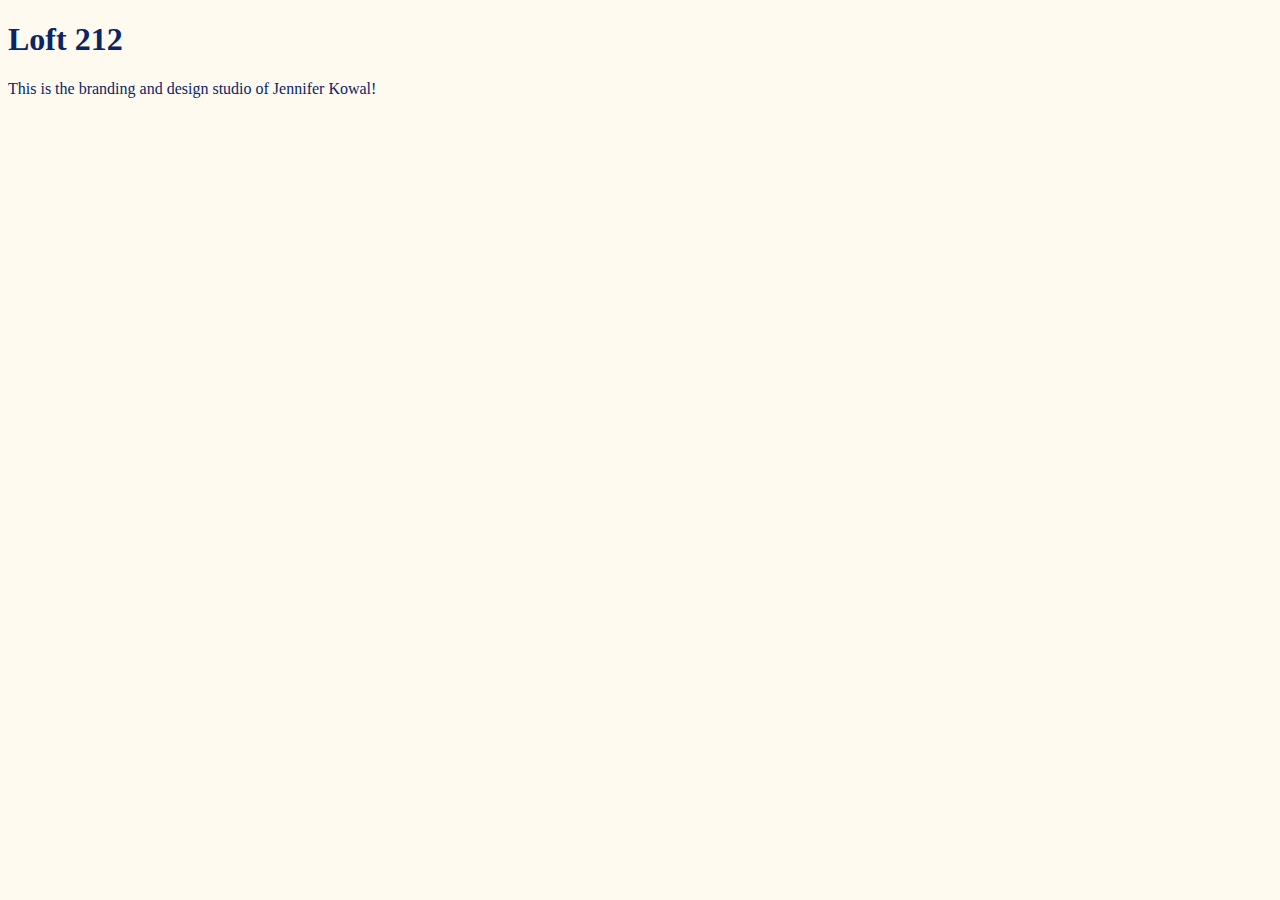
<file: unit_1/index.html>
<!DOCTYPE html>
<html>

<head>
	<title>Loft 212</title>
	<link rel="stylesheet" type="text/css" href="css/style.css">
	
</head>

<body>
	<h1>Loft 212</h1>

	<p>This is the branding and design studio of Jennifer Kowal!</p>

</body>

</html>
</file>
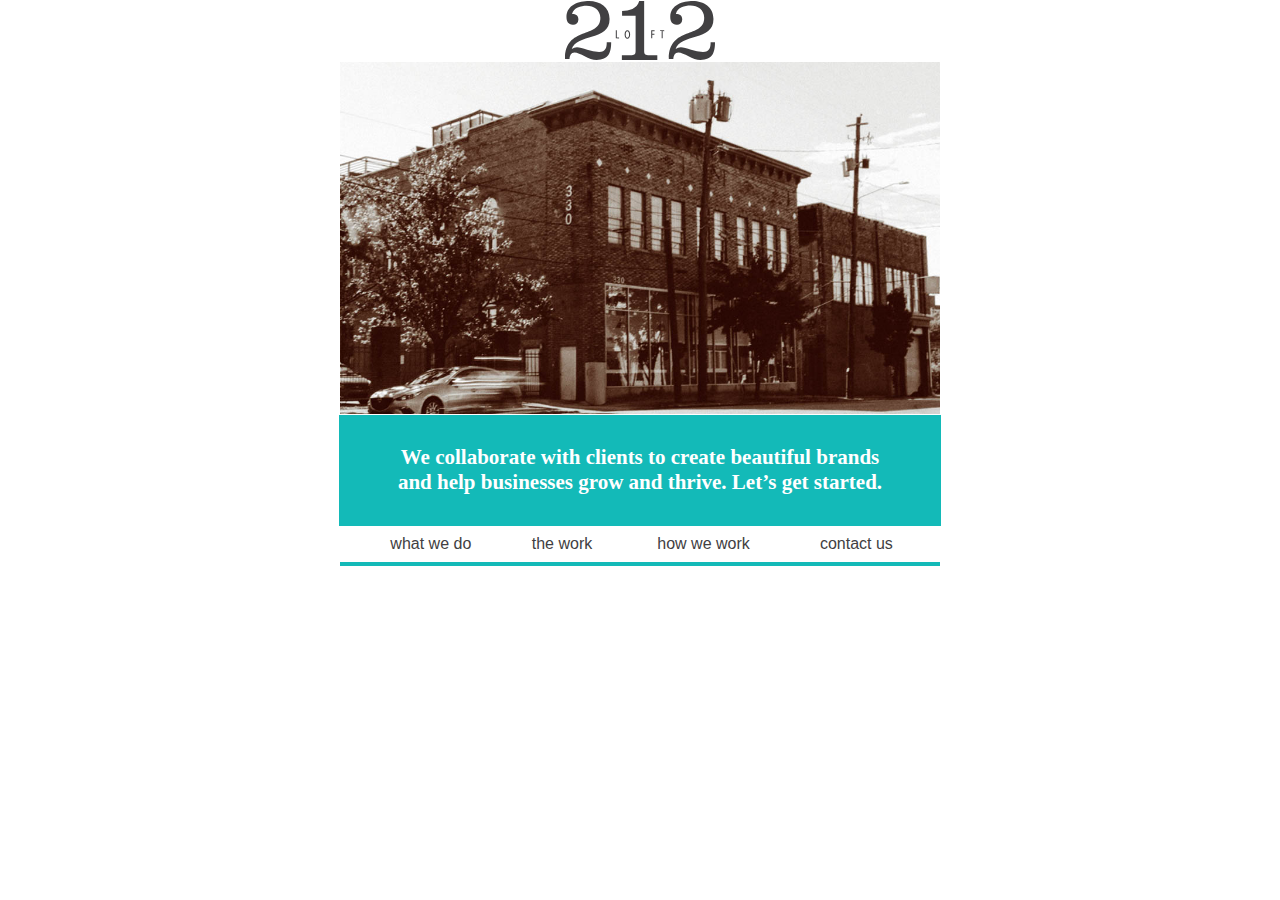
<file: unit_10/index.html>
<!DOCTYPE html>
<html>
<head>
	<title>Loft 212</title>

	<style type="text/css">
		@media only screen and (max-device-width:480px) {
			#main-table {
				width: 480px !important;
			}
			#loftimage {
				width: 480px !important;
			}
			#border{
				width: 480px;
				padding: .5em 0 !important;
			}
			#headlinebox{
				width: 480px !important;
			}
			#headline {
				font-size: 1em !important;
			}

	@media only screen and (max-device-width:414px) {	
			#border{
				width: 479px;
				padding: .5em 0 !important;
			}


		}
	</style>
</head>

<body style="margin: 0;">
<table border="0" cellpadding="0" cellspacing="0" width="0" align="center">
	<tr>
		<td align="center">
			<table cellspacing="0" width="600px" id="main-table">
				<tr style="line-height: 0">
					<td align="center">
			          <img src="images/loft212logo.svg" style= "width: 150px;" alt= "Loft 212 logo" id="logo"></td>
				</tr>

				<tr style="line-height: 0">
					<td cellspacing="0" align="center">
			          <img src="images/loftbuilding.jpg" style="width: 600px; height:352px;" alt="Loft Building" id="loftimage"></td>
					</tr>

				<tr>
					<td cellspacing="0" style="background:#13BAB8;line-height: 1.6em; padding: 1em 3em;" align= "center" id="headlinebox">
						<h1 style="color: #ffffff; font-family: Times, serif; font-size: 21px;" id="headline">We collaborate with clients to create beautiful brands and help businesses grow and thrive. Let’s get started.</h1>
				</td>
				</tr>
				<table cellspacing="0" style="width: 600px; border-bottom: 4px solid #13BAB8; font-family: Helvetica, Arial, sans-serif; padding: .5em 1em;" id="border">
				<tr id="nav">
					<td align="center"><a href="#" style="text-decoration: none; color: #414042;">what we do</a></td>
				  	<td align="center"><a href="#" style="text-decoration: none; color: #414042;">the work</a></td>
				   	<td align="center"><a href="#" style="text-decoration: none; color: #414042;">how we work</a></td>
				   	<td align="center"><a href="#" style="text-decoration: none; color: #414042;">contact us</a></td>
				</tr>
				</table>
			</table>
		</td>
	</tr>
</table>
</body>
</html>
</file>
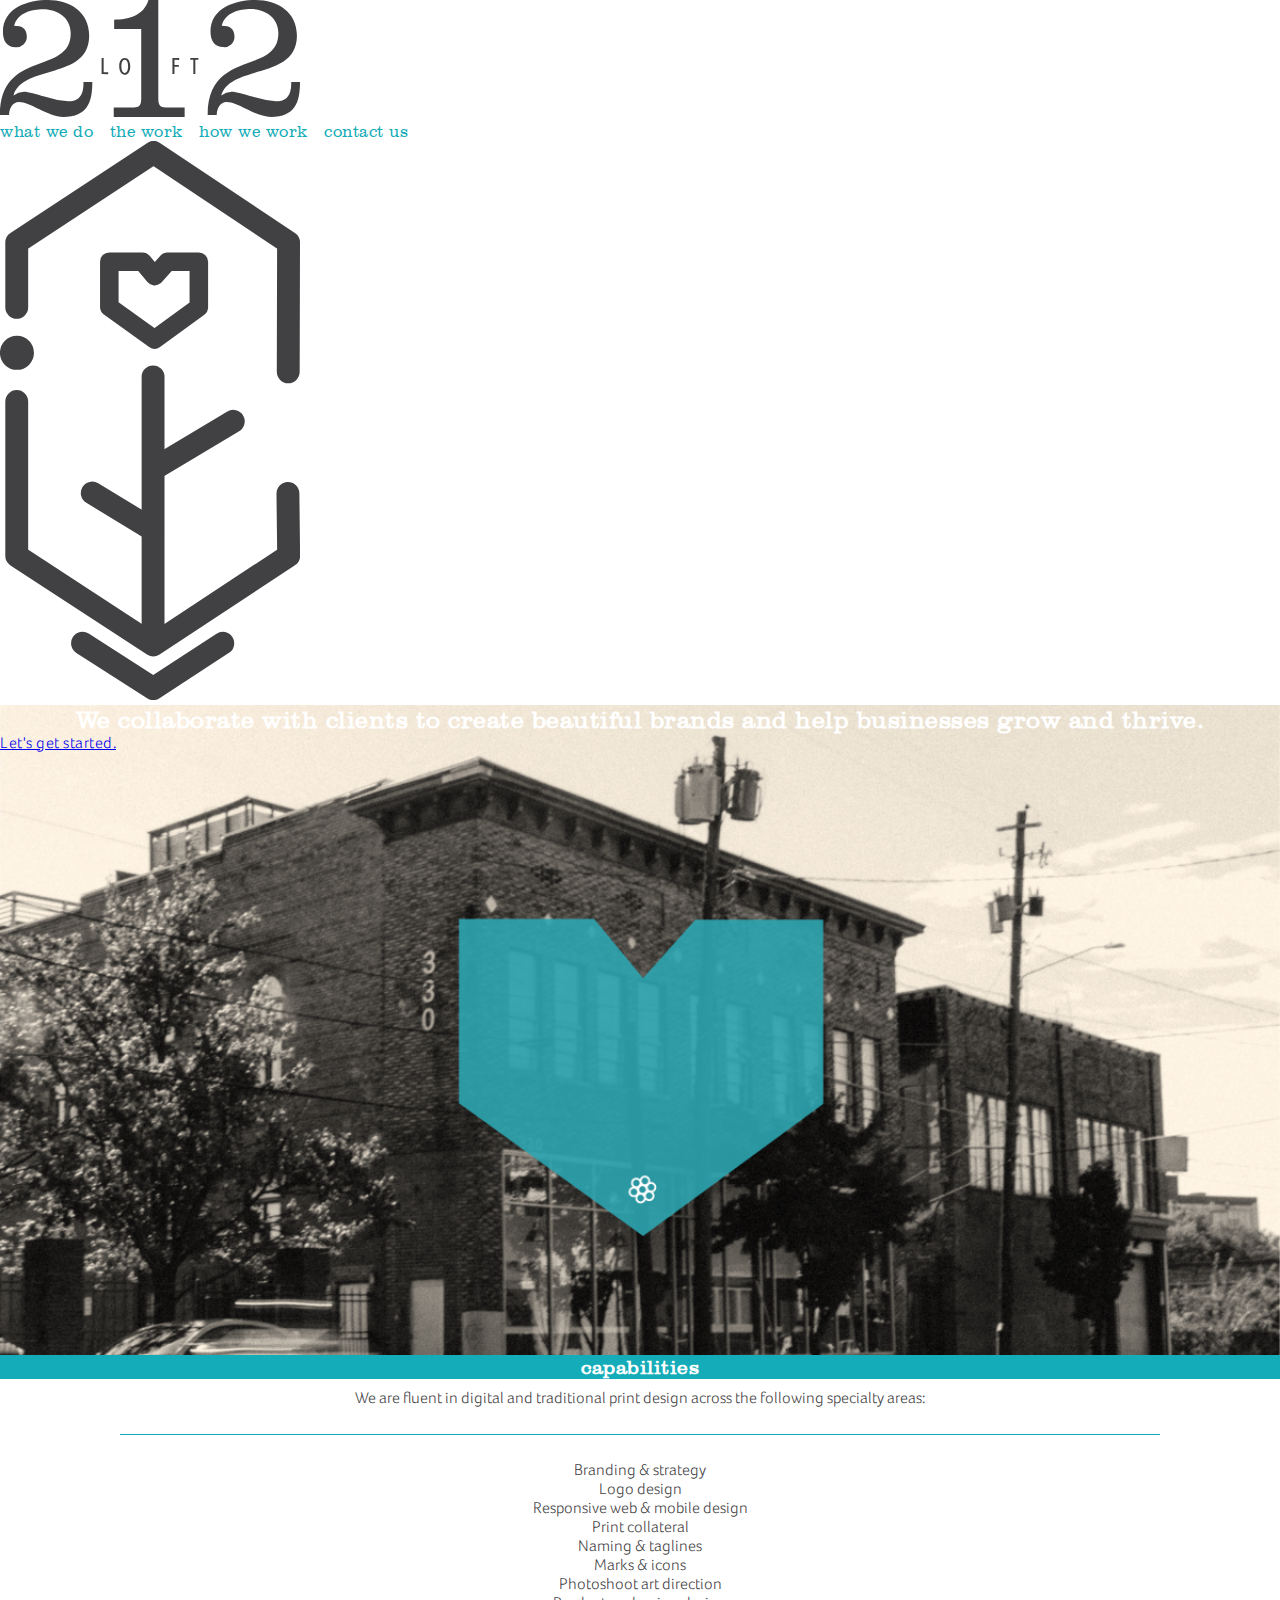
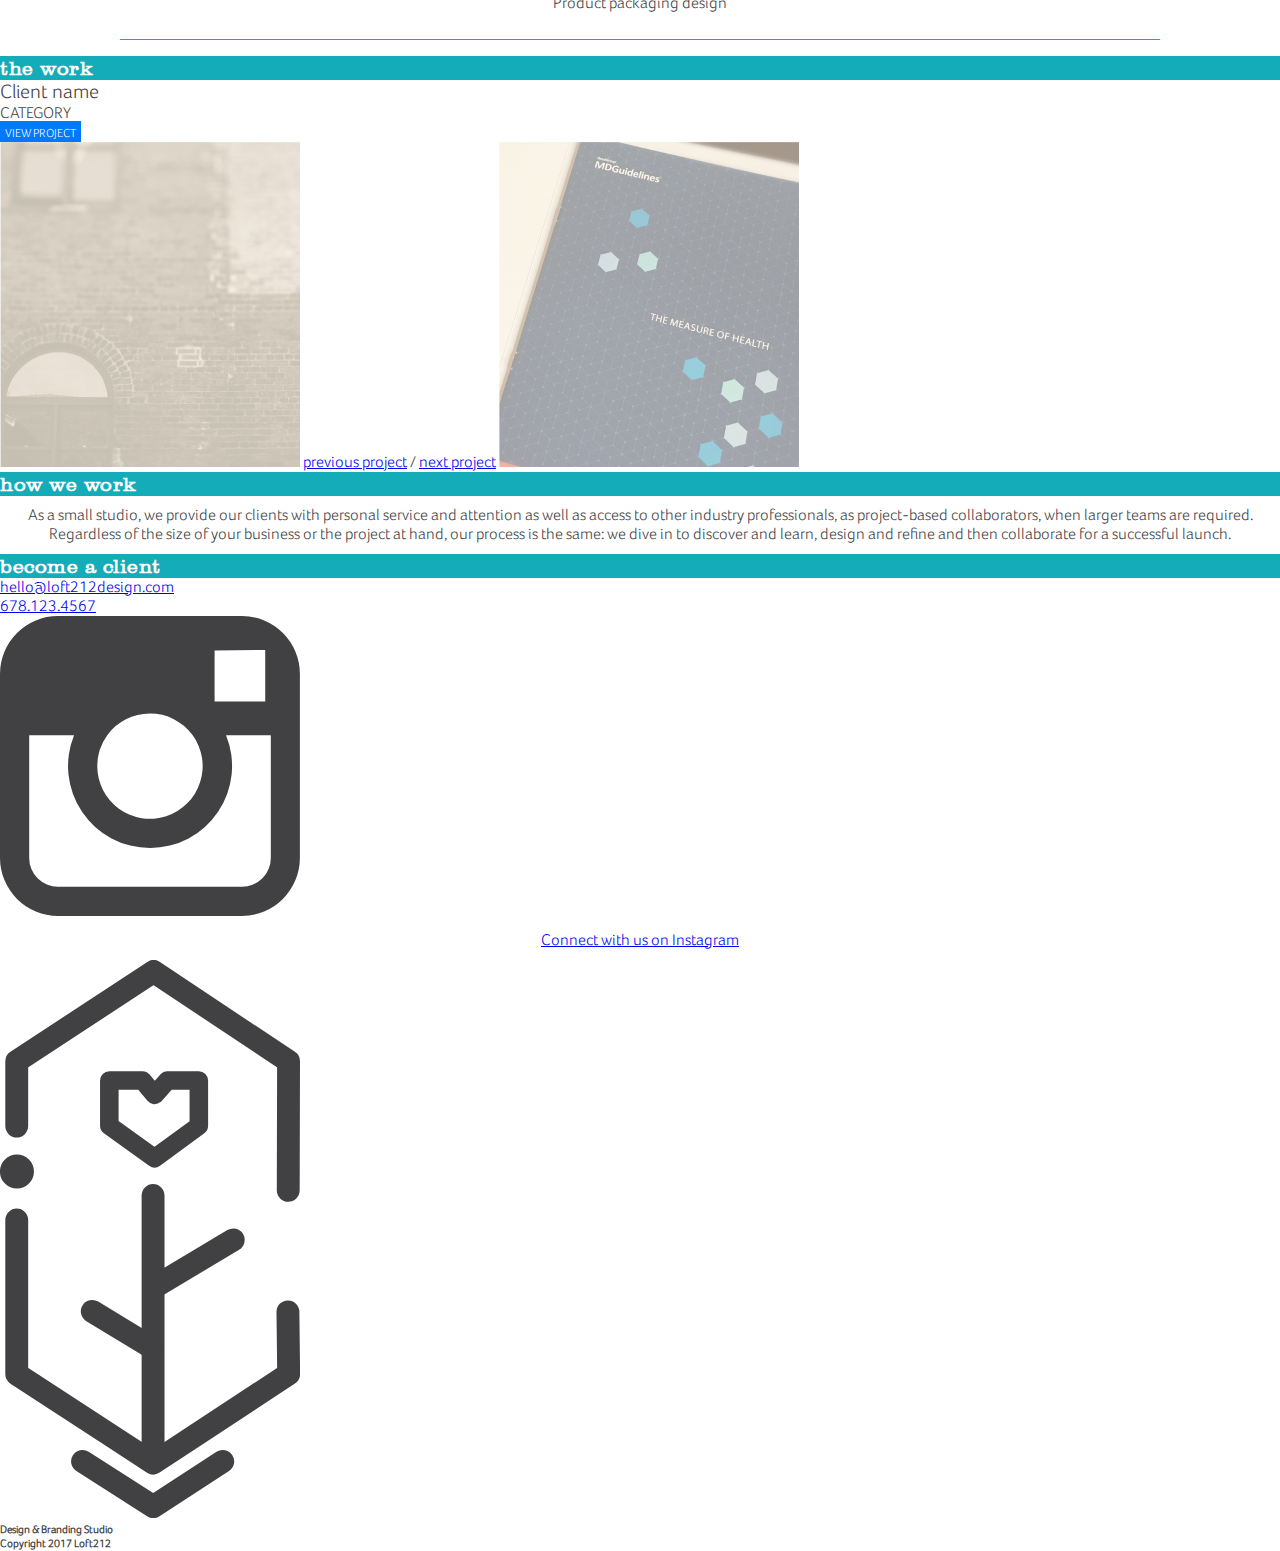
<file: unit_4/index.html>
<!DOCTYPE html>
<html>
<head>
	<title>Loft 212, Design &amp; Branding Studio</title>
	<link rel="stylesheet" type="text/css" href="css/style.css">
</head>
<body>
	<header>
		<img src="images/loft212logo.svg" alt="Company Logo" title="Loft 212">
		<nav>
			<a href="#capabilities">what we do</a> /
			<a href="#work">the work</a> /
			<a href="#">how we work</a> /
			<a href="#">contact us</a>
		</nav>
		<img src="images/mark.svg" alt="Logo mark" title="Brand graphic">
	</header>
	<section id="intro">
		<h1>We collaborate with clients to create beautiful brands and help businesses grow and thrive.</h1>
		<a href= "mailto:#">Let's get started.</a>
	</section>
	<section id="capabilities">
		<h2>capabilities</h2>
		<p>We are fluent in digital and traditional print design across the following specialty areas:</p>
		<hr>
		<ul>
			<li>Branding &amp; strategy</li>
			<li>Logo design</li>
			<li>Responsive web &amp; mobile design</li>
			<li>Print collateral</li>
			<li>Naming &amp; taglines</li>
			<li>Marks &amp; icons</li>
			<li>Photoshoot art direction</li>
			<li>Product packaging design</li>
		</ul>
		<hr>
	</section>
	<section id="work">
		<h2>the work</h2>
		<div>
			<h3>Client name</h3>
			<h4>Category</h4>
			<a href="#" class="cta">View Project</a>
		</div>
		<img src="images/thework_wall.jpg" alt="Wall" title="Wall of Windows">
		<a href="#">previous project</a> / <a href="#">next project</a> <!-- arrow forward and backward nav -->
		<img src="images/thework_client1.jpg" alt="Client1" title="Client1">	
	</section>
	<section id="process">
		<h2>how we work</h2>
		<p>As a small studio, we provide our clients with personal service and attention as well as access to other industry professionals, as project-based collaborators, when larger teams are required. Regardless of the size of your business or the project at hand, our process is the same: we dive in to discover and learn, design and refine and then collaborate for a successful launch.</p>	
	</section>
	<section id="contact">
		<h2>become a client</h2>
		<a href="mailto:#">hello@loft212design.com</a><br>
		<a href="#">678.123.4567</a>
	</section>
	<footer>
		<a href="#">
			<img src="images/instagram%20icon.svg" alt="instagram logo" title="Go to my Instagram">
			<p>Connect with us on Instagram</p>
		</a>
		<img src="images/mark.svg" alt="Logo mark" title="Brand graphic">			
		<h6>Design &amp; Branding Studio</h6>
		<h6>Copyright 2017 Loft212</h6>
	</footer>
</body>
</html>
</file>
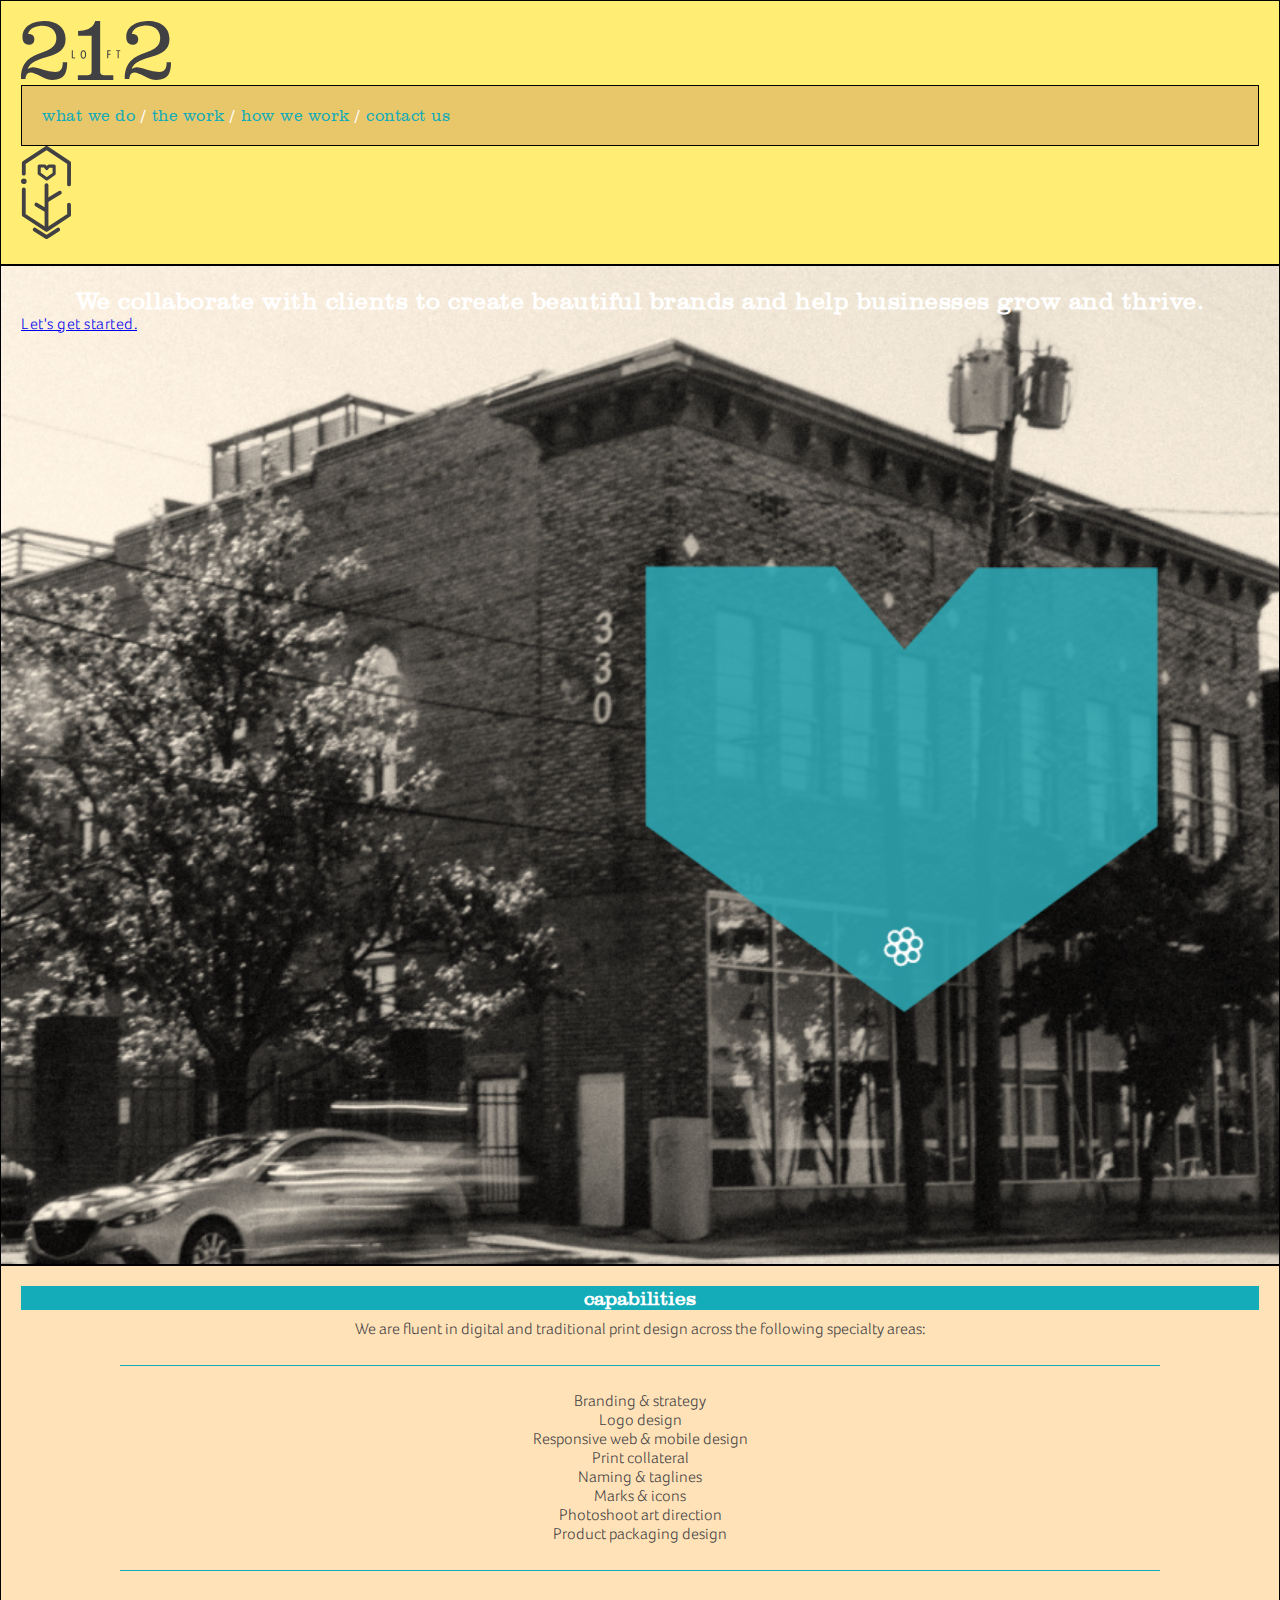
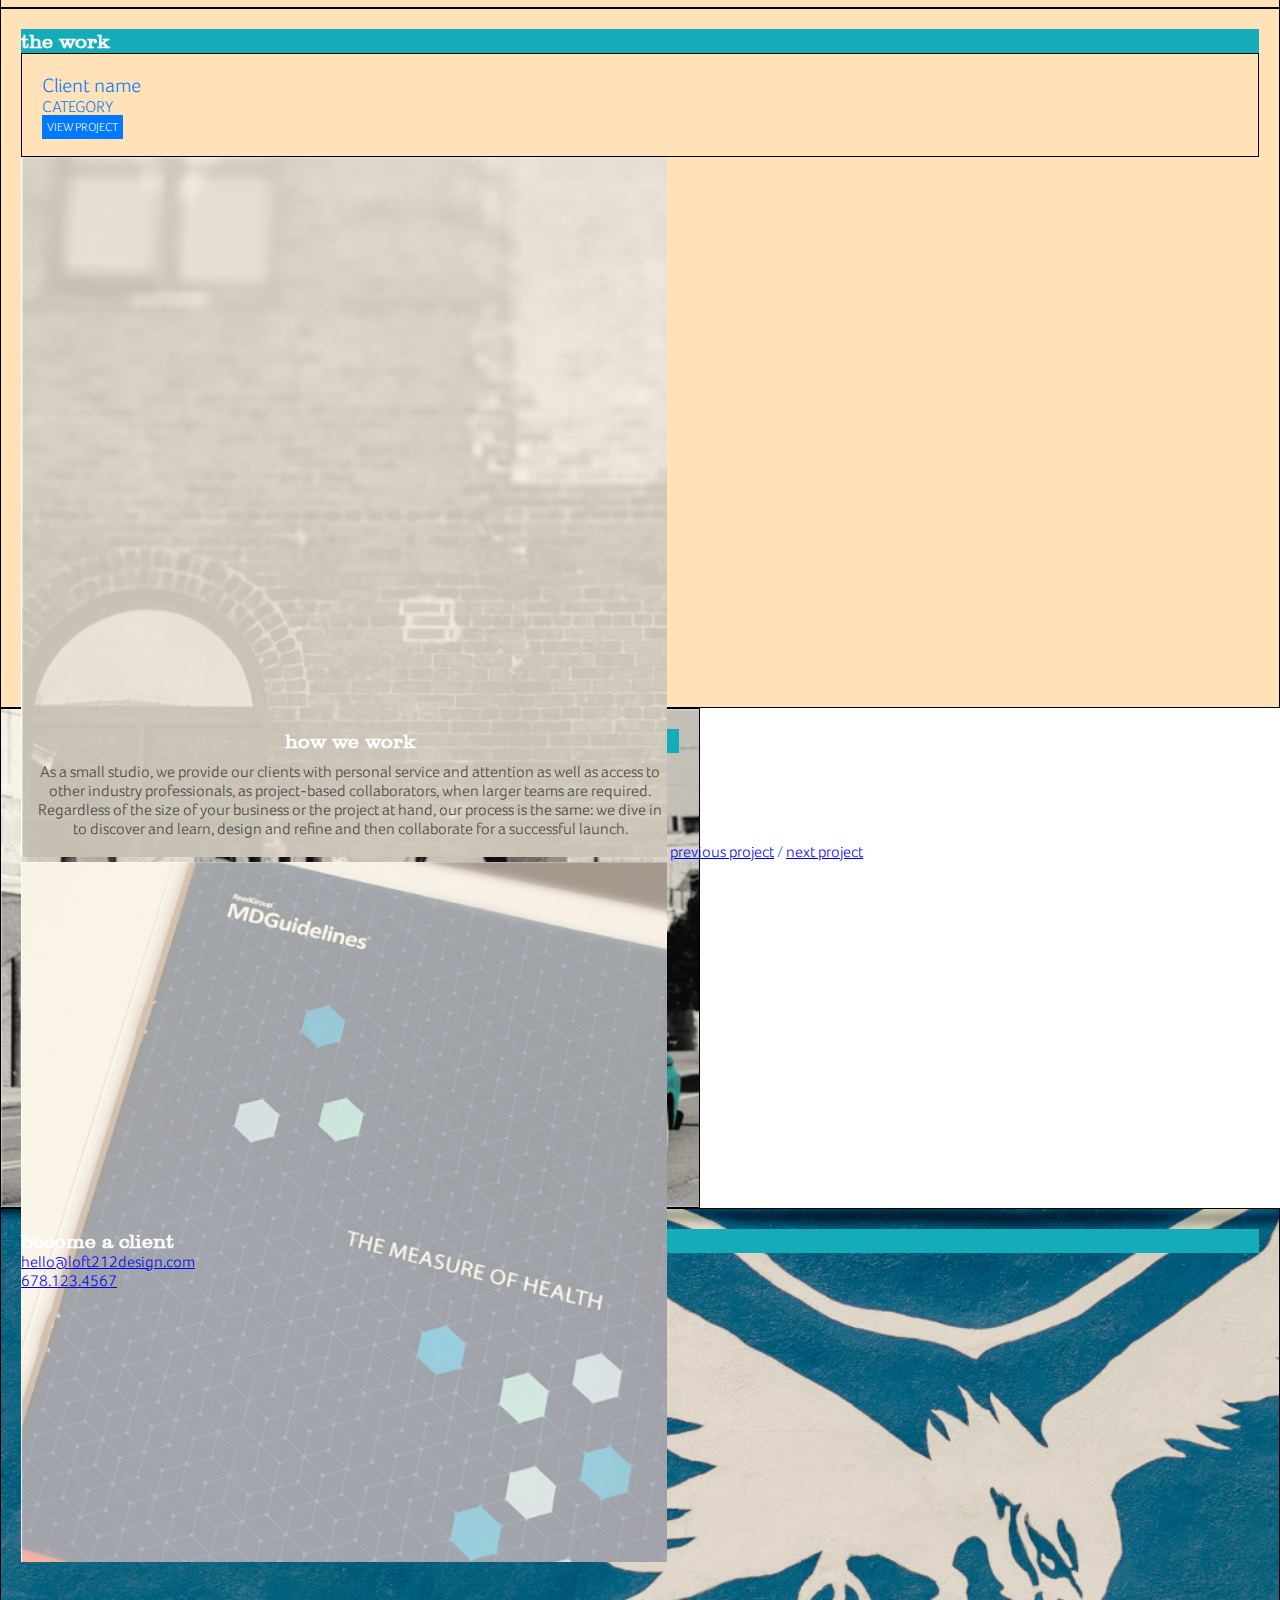
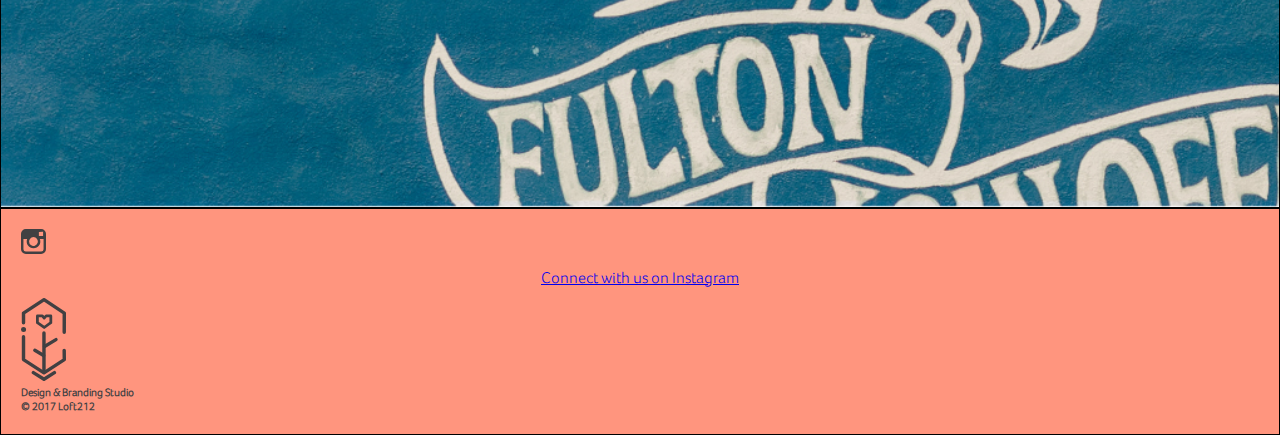
<file: unit_5/index.html>
<!DOCTYPE html>
<html>
<head>
	<title>Loft 212, Design &amp; Branding Studio</title>
	<link rel="stylesheet" type="text/css" href="css/style.css">
</head>
<body>
	<header>
		<img src="images/loft212logo.svg" alt="Company Logo" title="Loft 212" width="150px">
		<nav>
			<a href="#capabilities">what we do</a> /
			<a href="#work">the work</a> /
			<a href="#">how we work</a> /
			<a href="#">contact us</a>
		</nav>
		<img src="images/mark.svg" alt="Logo mark" title="Brand graphic" width="50px">
	</header>
	<section id="intro">
		<h1>We collaborate with clients to create beautiful brands and help businesses grow and thrive.</h1>
		<a href= "mailto:#">Let's get started.</a>
	</section>
	<section id="capabilities">
		<h2>capabilities</h2>
		<p>We are fluent in digital and traditional print design across the following specialty areas:</p>
		<hr>
		<ul>
			<li>Branding &amp; strategy</li>
			<li>Logo design</li>
			<li>Responsive web &amp; mobile design</li>
			<li>Print collateral</li>
			<li>Naming &amp; taglines</li>
			<li>Marks &amp; icons</li>
			<li>Photoshoot art direction</li>
			<li>Product packaging design</li>
		</ul>
		<hr>
	</section>
	<section id="work">
		<h2>the work</h2>
		<div>
			<h3>Client name</h3>
			<h4>Category</h4>
			<a href="#" class="cta">View Project</a>
		</div>
		<img src="images/thework_wall.jpg" alt="Wall" title="Wall of Windows" height= "700px">
		<a href="#">previous project</a> / <a href="#">next project</a> <!-- arrow forward and backward nav -->
		<img src="images/thework_client1.jpg" alt="Client1" title="Client1" height= "700px">	
	</section>
	<section id="process">
		<h2>how we work</h2>
		<p>As a small studio, we provide our clients with personal service and attention as well as access to other industry professionals, as project-based collaborators, when larger teams are required. Regardless of the size of your business or the project at hand, our process is the same: we dive in to discover and learn, design and refine and then collaborate for a successful launch.</p>	
	</section>
	<section id="contact">
		<h2>become a client</h2>
		<a href="mailto:#">hello@loft212design.com</a><br>
		<a href="#">678.123.4567</a>
	</section>
	<footer>
		<a href="#">
			<img src="images/instagram%20icon.svg" alt="instagram logo" title="Go to my Instagram" height="25" width="25">
			<p>Connect with us on Instagram</p>
		</a>
		<img src="images/mark.svg" alt="Logo mark" title="Brand graphic" width="45px">			
		<h6>Design &amp; Branding Studio</h6>
		<h6>&copy; 2017 Loft212</h6>
	</footer>
</body>
</html>
</file>
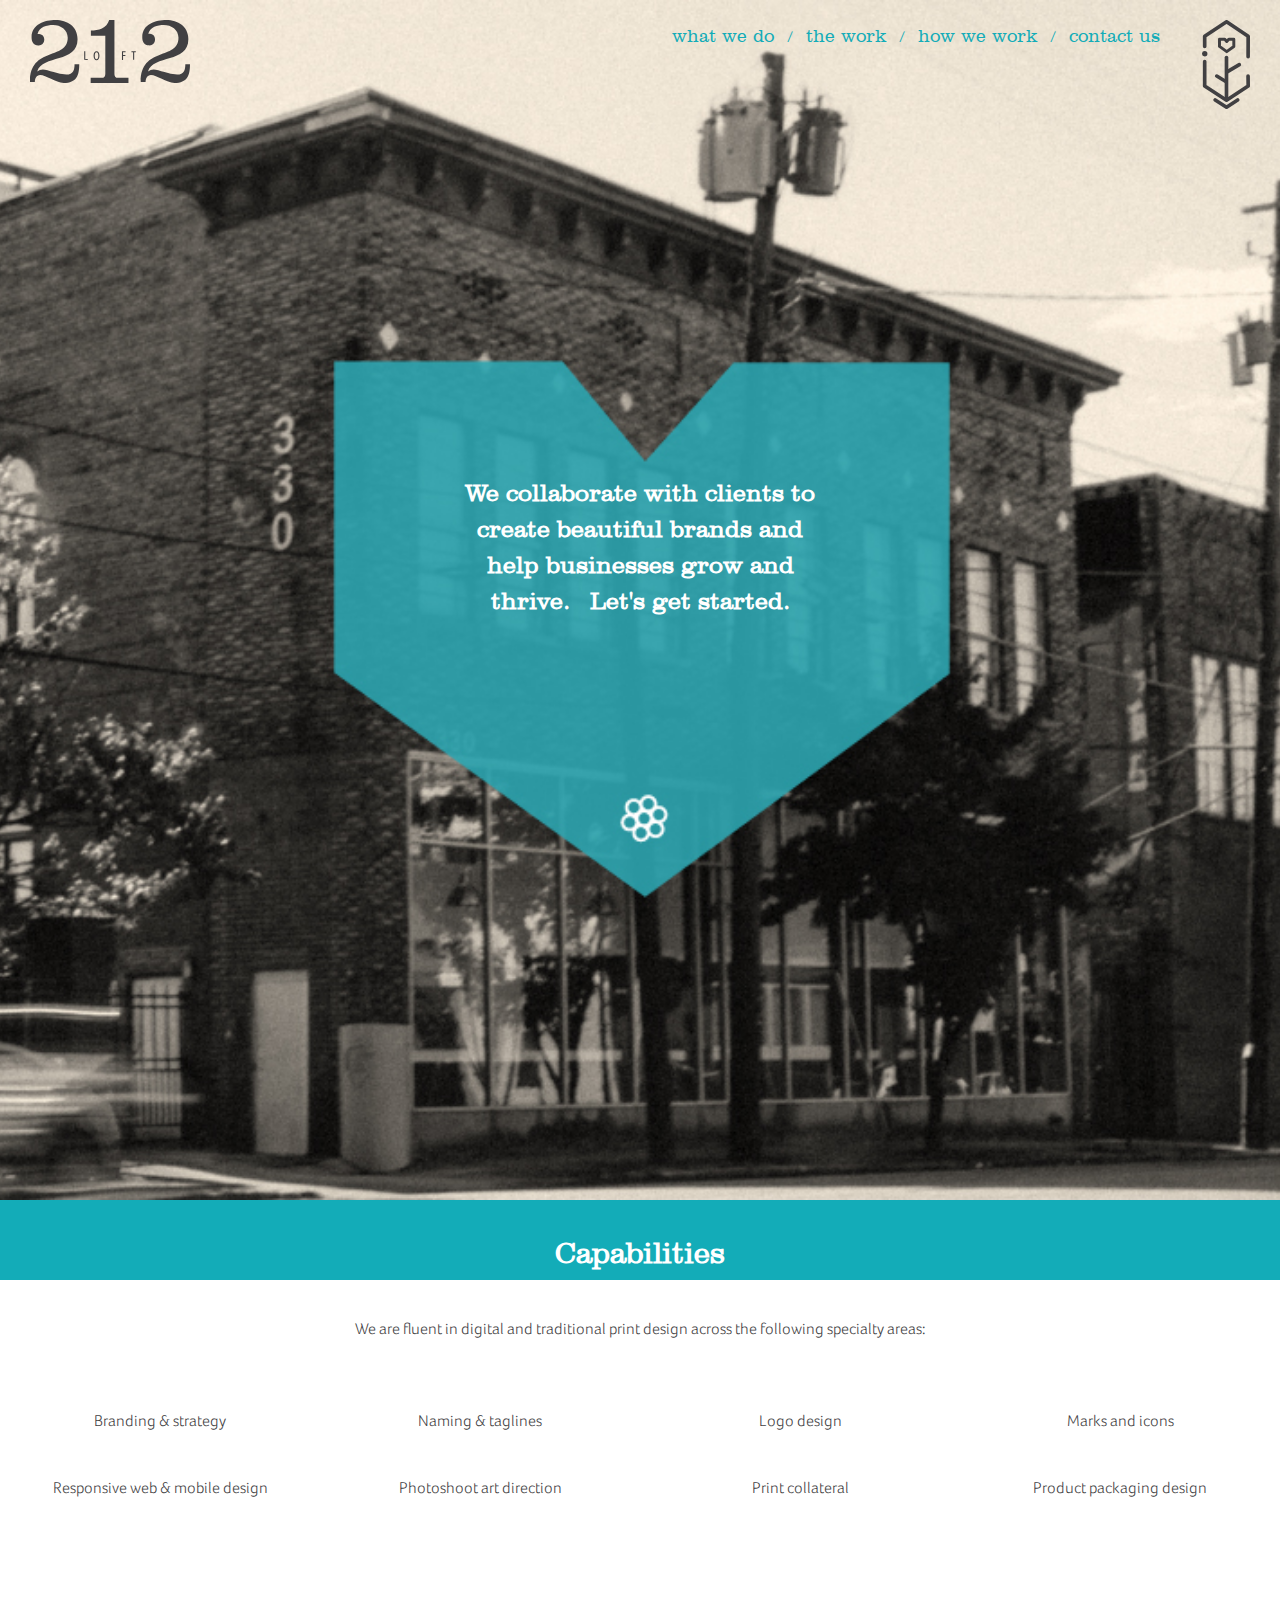
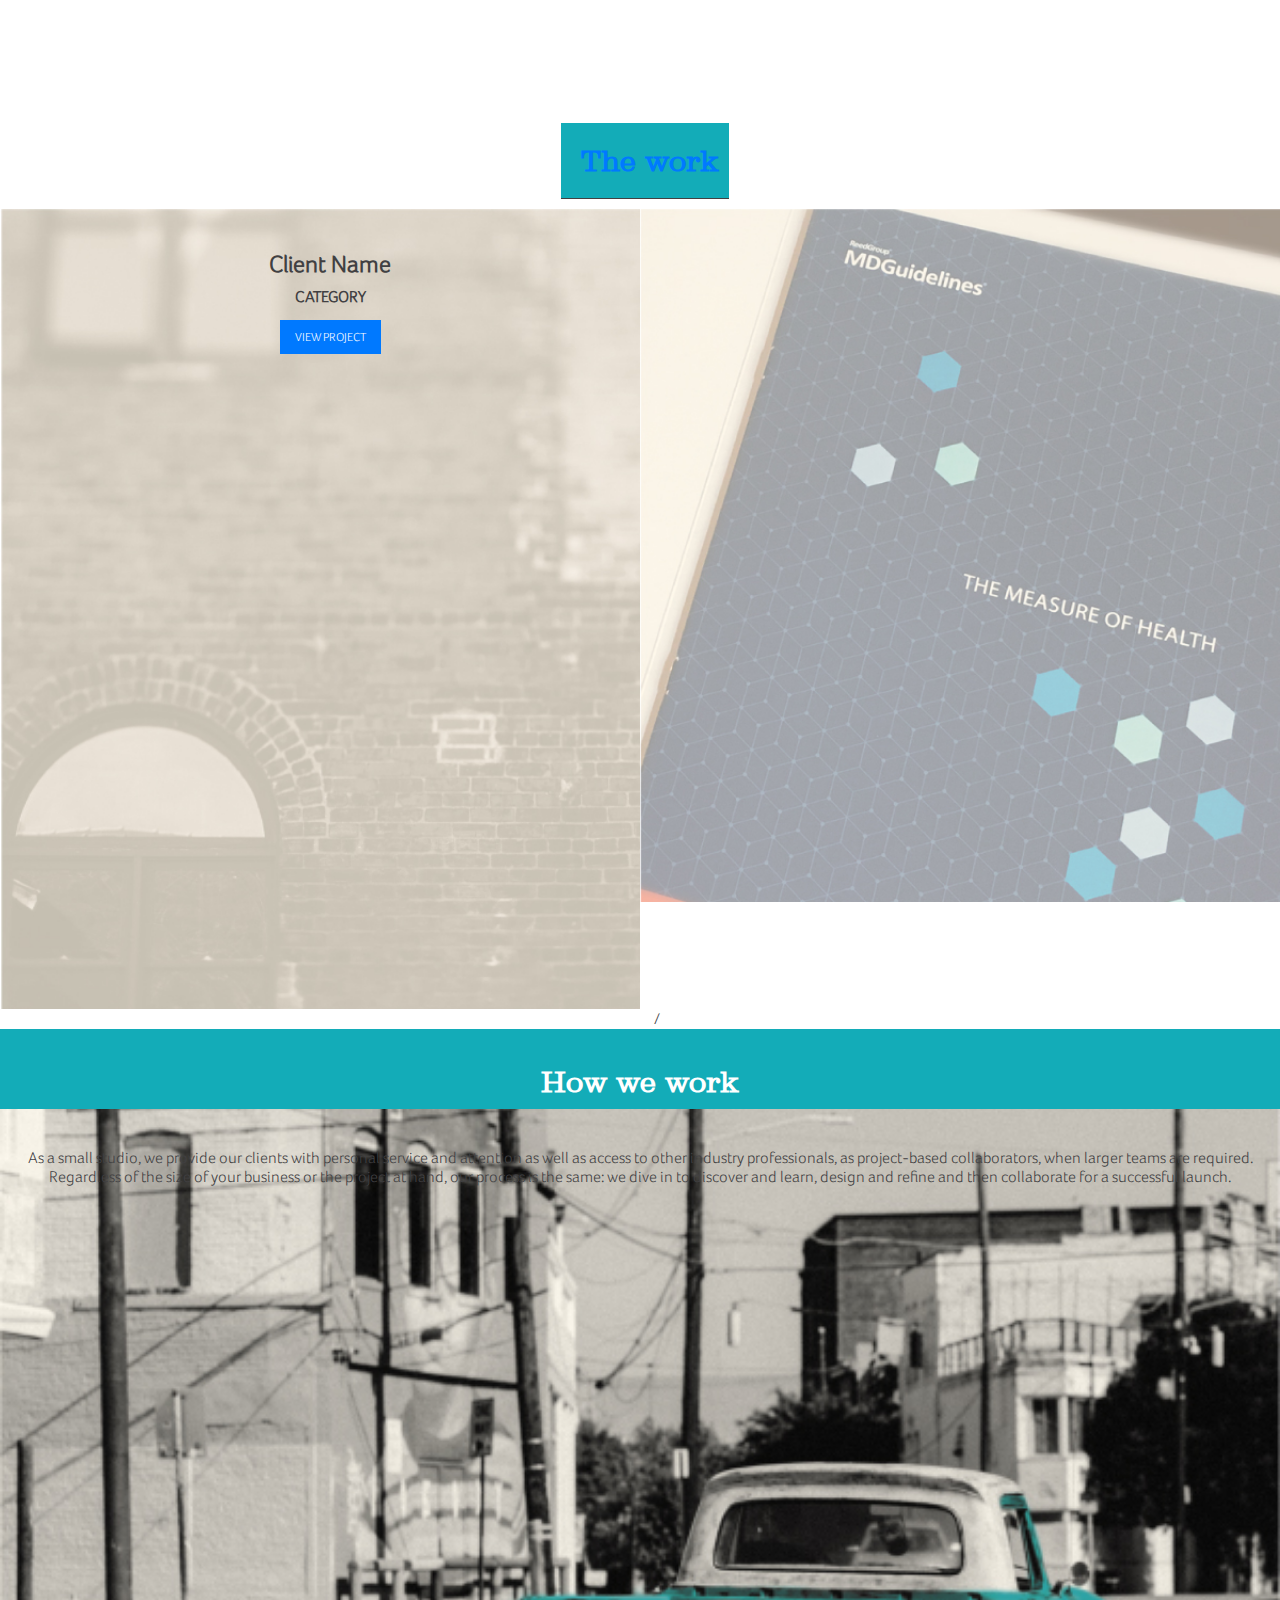
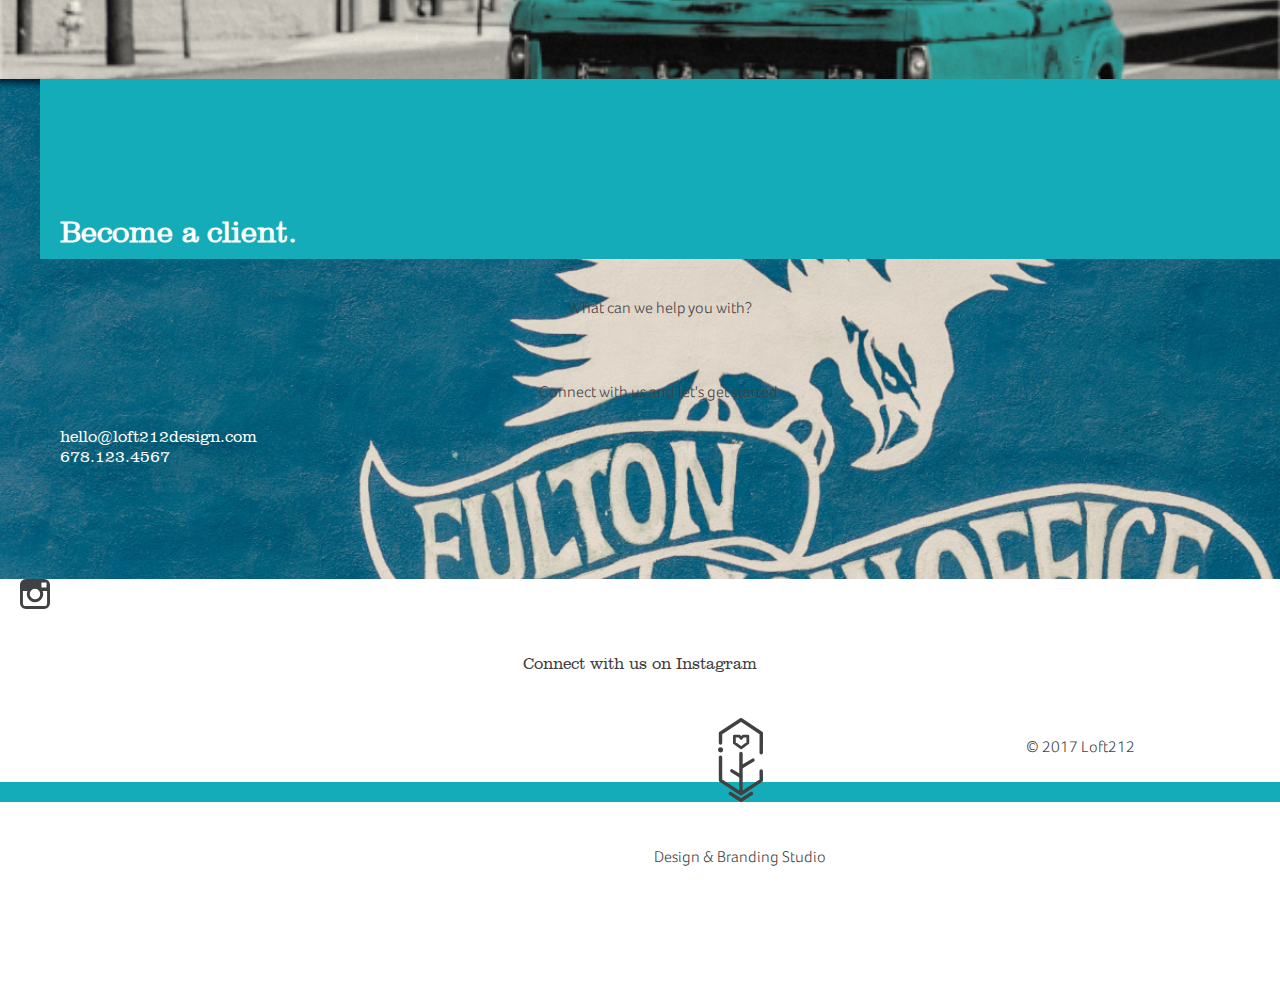
<file: unit_6/index.html>
<!DOCTYPE html>
<html>
<head>
	<title>Loft 212, Design &amp; Branding Studio</title>
	<link rel="stylesheet" type="text/css" href="css/style.css">
</head>
<body>
	<header>
		<img src="images/loft212logo.svg" alt="Company Logo" title="Loft 212" class="logo">
		<img src="images/mark.svg" alt="Logo mark" title="Brand graphic" class="graphic">
		<nav>
			<a href="#capabilities">what we do</a> /
			<a href="#work">the work</a> /
			<a href="#">how we work</a> /
			<a href="#">contact us</a>
		</nav>
	</header>
	<section id="intro">
		<h1>We collaborate with clients to create beautiful brands and help businesses grow and thrive.<a href= "mailto:#">Let's get started.</a></h1>
		<!-- <a href= "mailto:#">Let's get started.</a> -->
	</section>
	<section id="capabilities">
		<h2>Capabilities</h2>
		<p>We are fluent in digital and traditional print design across the following specialty areas:</p>
		<ul class="clearfix">	
			<li>Branding &amp; strategy</li>
		        <li>Naming &amp; taglines</li>
		        <li>Logo design</li>
		        <li>Marks and icons</li>
		        <li>Responsive web &amp; mobile design</li>
		        <li>Photoshoot art direction</li>
		        <li>Print collateral</li>
		        <li>Product packaging design</li>
		</ul>
	</section>
	<section id="work">
		<h2 id="theworkheadline">The work</h2>
		<section id="projects">
			<div>
				<h3>Client Name</h3>
				<h4>Category</h4>
				<a href="#" class="projectbutton">View Project</a>
			</div>
			<img src="images/thework_client1.jpg" alt="Client1" title="Client1">
		</section>
		<a href="#">previous project</a> / <a href="#">next project</a>
	</section>
	<section id="howwework">
		<h2>How we work</h2>
		<p>As a small studio, we provide our clients with personal service and attention as well as access to other industry professionals, as project-based collaborators, when larger teams are required. Regardless of the size of your business or the project at hand, our process is the same: we dive in to discover and learn, design and refine and then collaborate for a successful launch.</p>	
	</section>
	<section id="contact">
		<h2 id="clientheadline">Become a client.</h2>
		<p>What can we help you with?</p>
		<p>Connect with us and let's get started.</p>
		<a href="mailto:#">hello@loft212design.com</a><br>
		<a href="#">678.123.4567</a>
	</section>
	<footer>
		<a href="#">
			<img src="images/instagram%20icon.svg" alt="instagram logo" title="Go to my Instagram" width="30px">
			<p>Connect with us on Instagram</p>
		</a>
		<div id="footermiddle">
			<img src="images/mark.svg" alt="Logo mark" title="Brand graphic" width="45px">			
			<p>Design &amp; Branding Studio</p>
		</div>
		<p>&copy; 2017 Loft212</p>
	</footer>
</body>
</html>
</file>
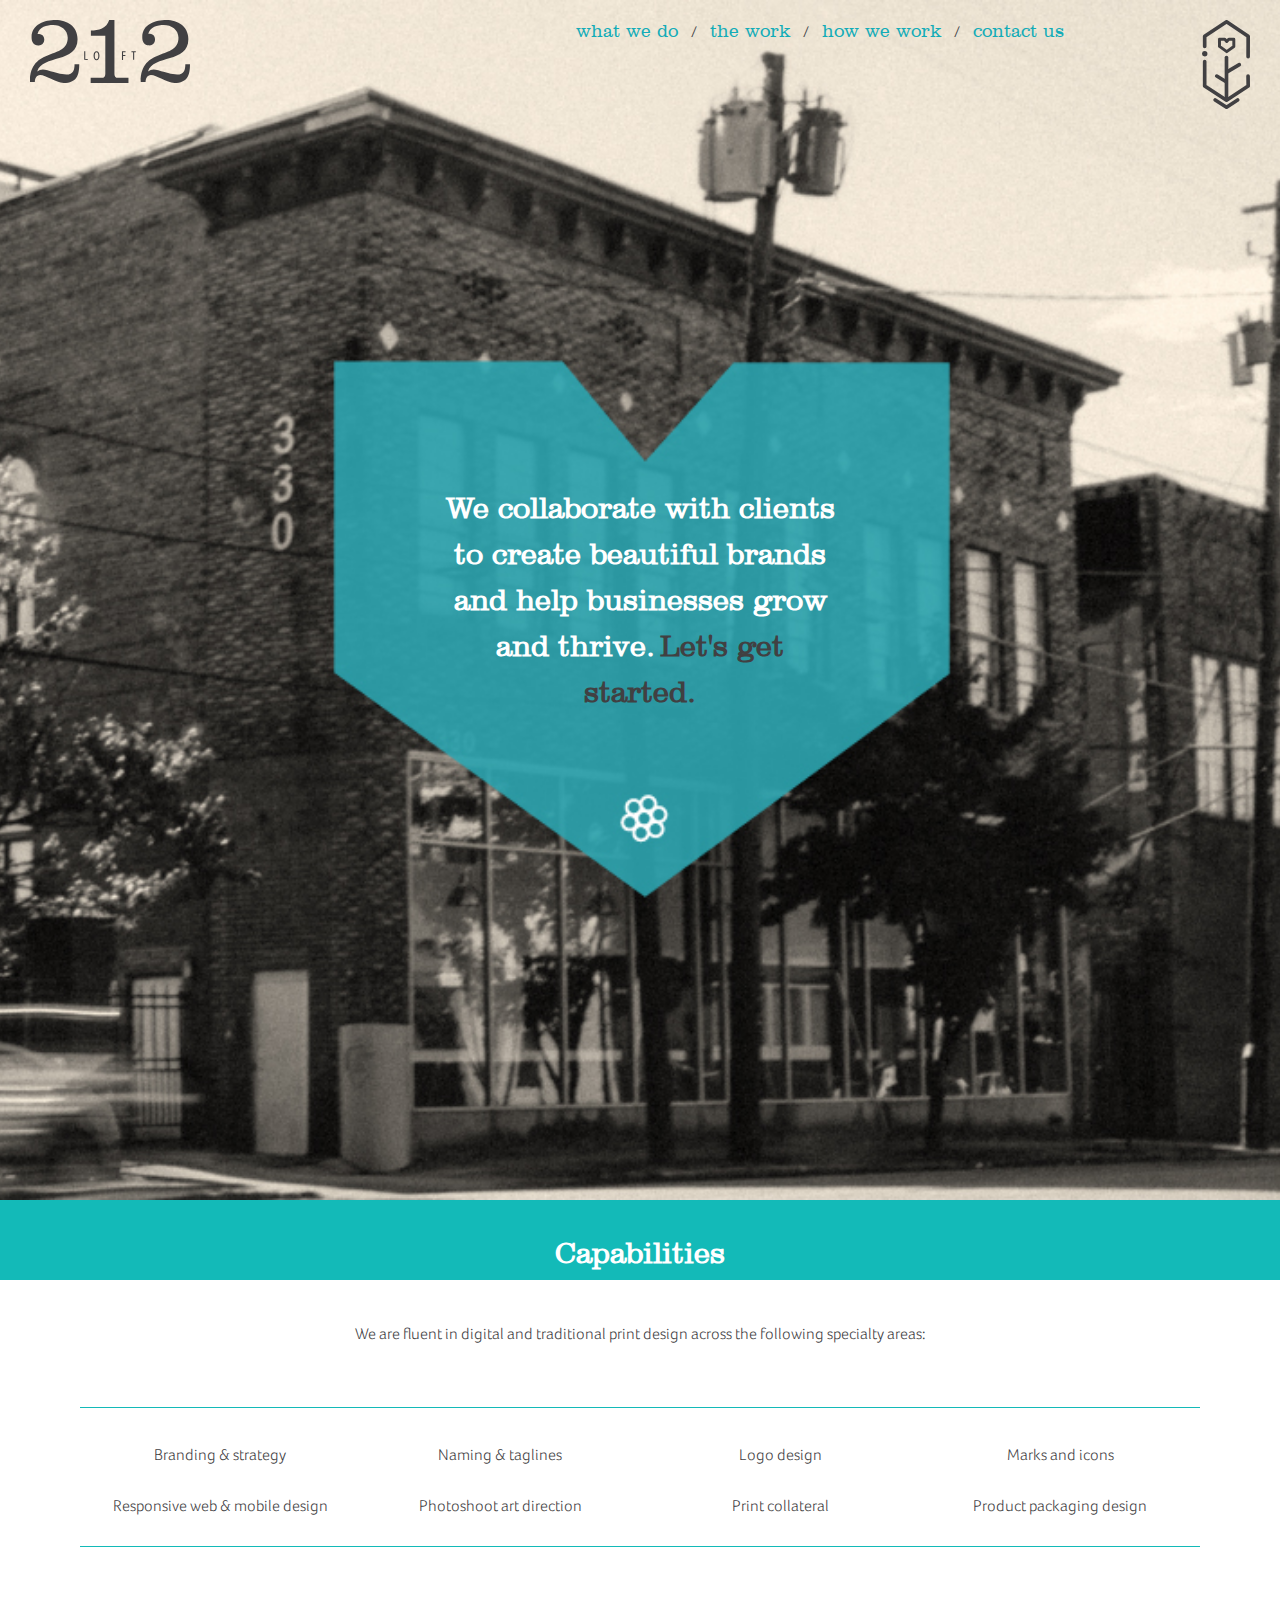
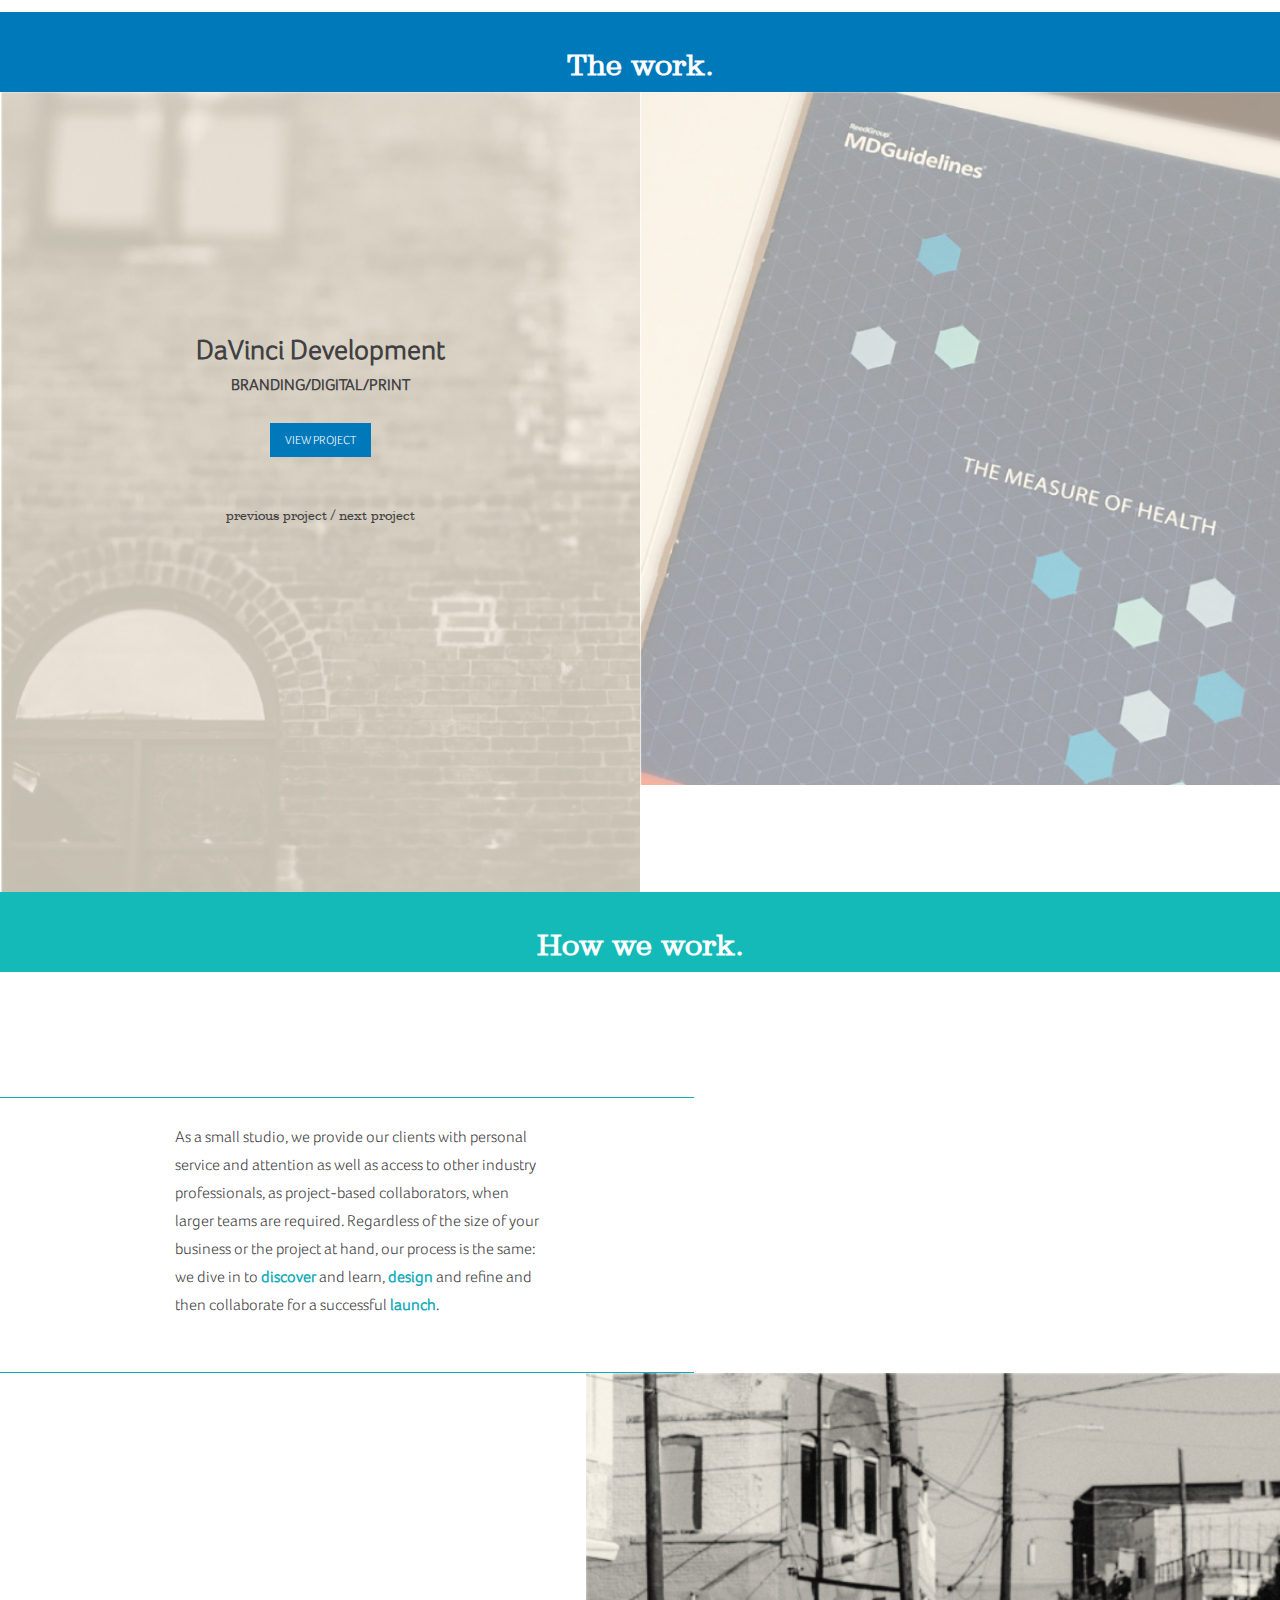
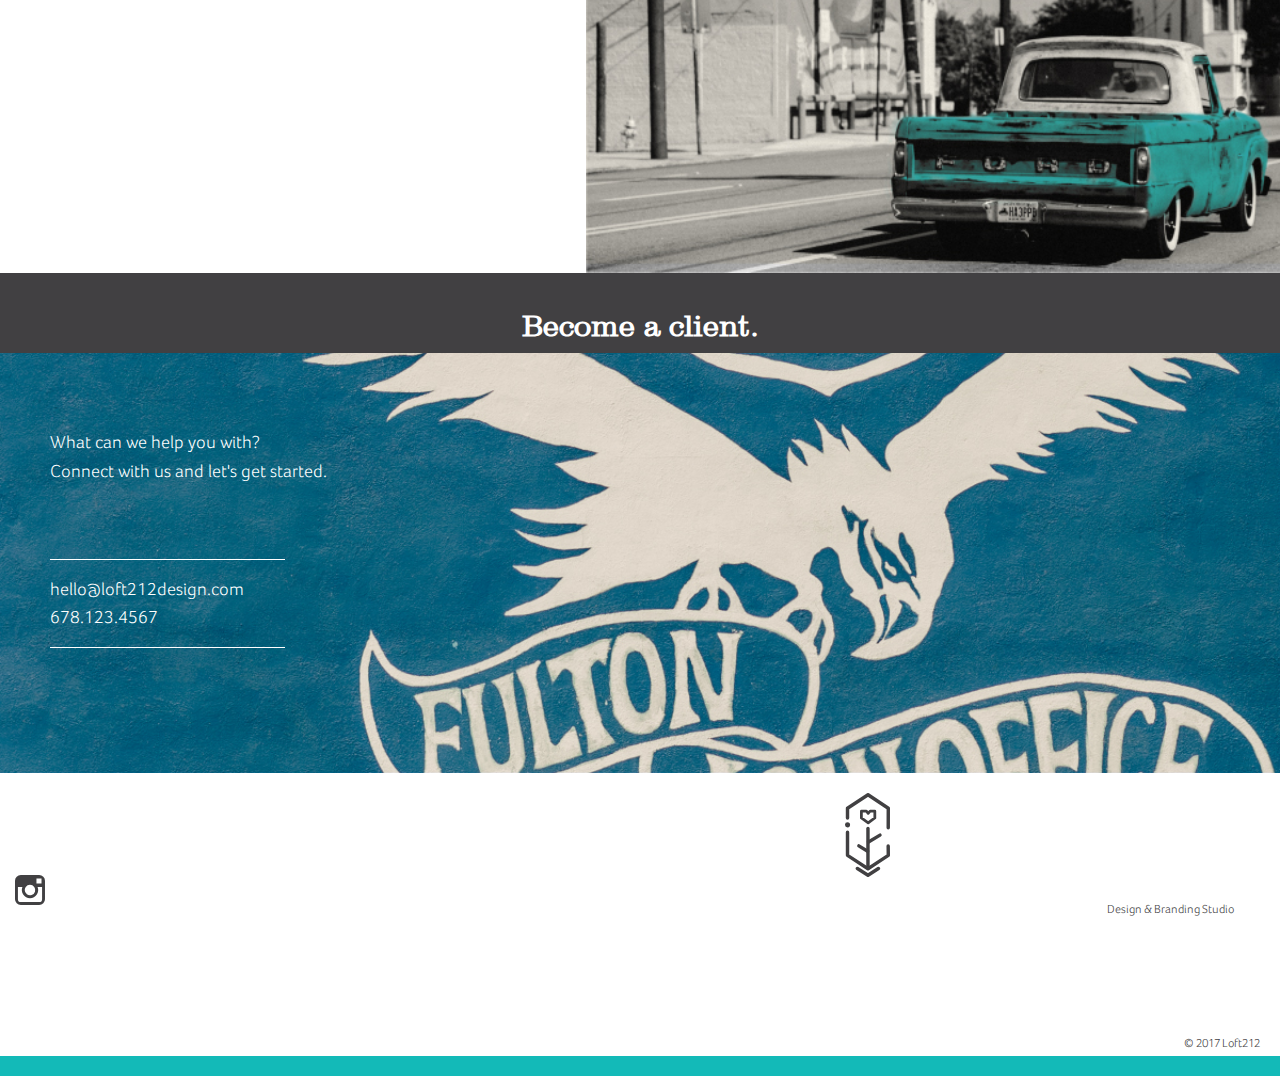
<file: unit_7/index.html>
<!DOCTYPE html>
<html>
<head>
	<title>Loft 212, Design &amp; Branding Studio</title>
	<link rel="stylesheet" type="text/css" href="css/style.css">
</head>
<body>
	<header>
		<img src="images/loft212logo.svg" alt="Company Logo" title="Loft 212" class="logo">
		<img src="images/mark.svg" alt="Logo mark" title="Brand graphic" class="graphic">
		<nav>
			<a href="#capabilities">what we do</a> /
			<a href="#work">the work</a> /
			<a href="#">how we work</a> /
			<a href="#">contact us</a>
		</nav>
	</header>
	<section id="intro">
		<h1>We collaborate with clients to create beautiful brands and help businesses grow and thrive.<a href="mailto:#" class="getstarted">Let's get started.</a></h1>
		<!-- <a href= "mailto:#">Let's get started.</a> -->
	</section>
	<section id="capabilities">
		<h2>Capabilities</h2>
		<p>We are fluent in digital and traditional print design across the following specialty areas:</p>
		<ul class="clearfix">	
			<li>Branding &amp; strategy</li>
		        <li>Naming &amp; taglines</li>
		        <li>Logo design</li>
		        <li>Marks and icons</li>
		        <li>Responsive web &amp; mobile design</li>
		        <li>Photoshoot art direction</li>
		        <li>Print collateral</li>
		        <li>Product packaging design</li>
		</ul>
	</section>
	<section id="work">
		<h2 id="theworkheadline">The work.</h2>
		<section id="projects">
			<div>
				<h3>DaVinci Development</h3>
				<h4>Branding/Digital/Print</h4>
				<a href="#" class="projectbutton">View Project</a><br><br><br><br>
				<a href="#" class="worknav">previous project</a> / <a href="#" class="worknav">next project</a>
			</div>
			<img src="images/thework_client1.jpg" alt="Client1" title="Client1">
		</section>

	</section>
	<section id="howwework" class="clearfix">
		<h2>How we work.</h2>
		<p class="process" class="clearfix">As a small studio, we provide our clients with personal service and attention as well as access to other industry professionals, as project-based collaborators, when larger teams are required. Regardless of the size of your business or the project at hand, our process is the same: we dive in to <span style="color:#13ACB8;font-weight:bold">discover</span> and learn, <span style="color:#13ACB8;font-weight:bold">design</span> and refine and then collaborate for a successful <span style="color:#13ACB8;font-weight:bold">launch</span>.</p>	
		<div class="truckpic"></div>
	</section>
	<section id="contact">
		<h2 id="clientheadline">Become a client.</h2>
		<p class="CTA">What can we help you with?<br>Connect with us and let's get started.</p>
		<div id="email">
			<a href="mailto:#">hello@loft212design.com</a><br>
			<a href="#">678.123.4567</a>
		</div>
	</section>
	<footer class="clearfix">
		<a href="#" class="instagram">
			<img src="images/instagram%20icon.svg" alt="instagram logo" title="Go to my Instagram" width="30px">
<!-- 			<p>Connect with us on Instagram</p> -->
		</a>
		<div id="footermiddle">
			<img src="images/mark.svg" alt="Logo mark" title="Brand graphic" width="45px">			
			<p>Design &amp; Branding Studio</p>
		</div>
		<p>&copy; 2017 Loft212</p>
	</footer>
</body>
</html>
</file>
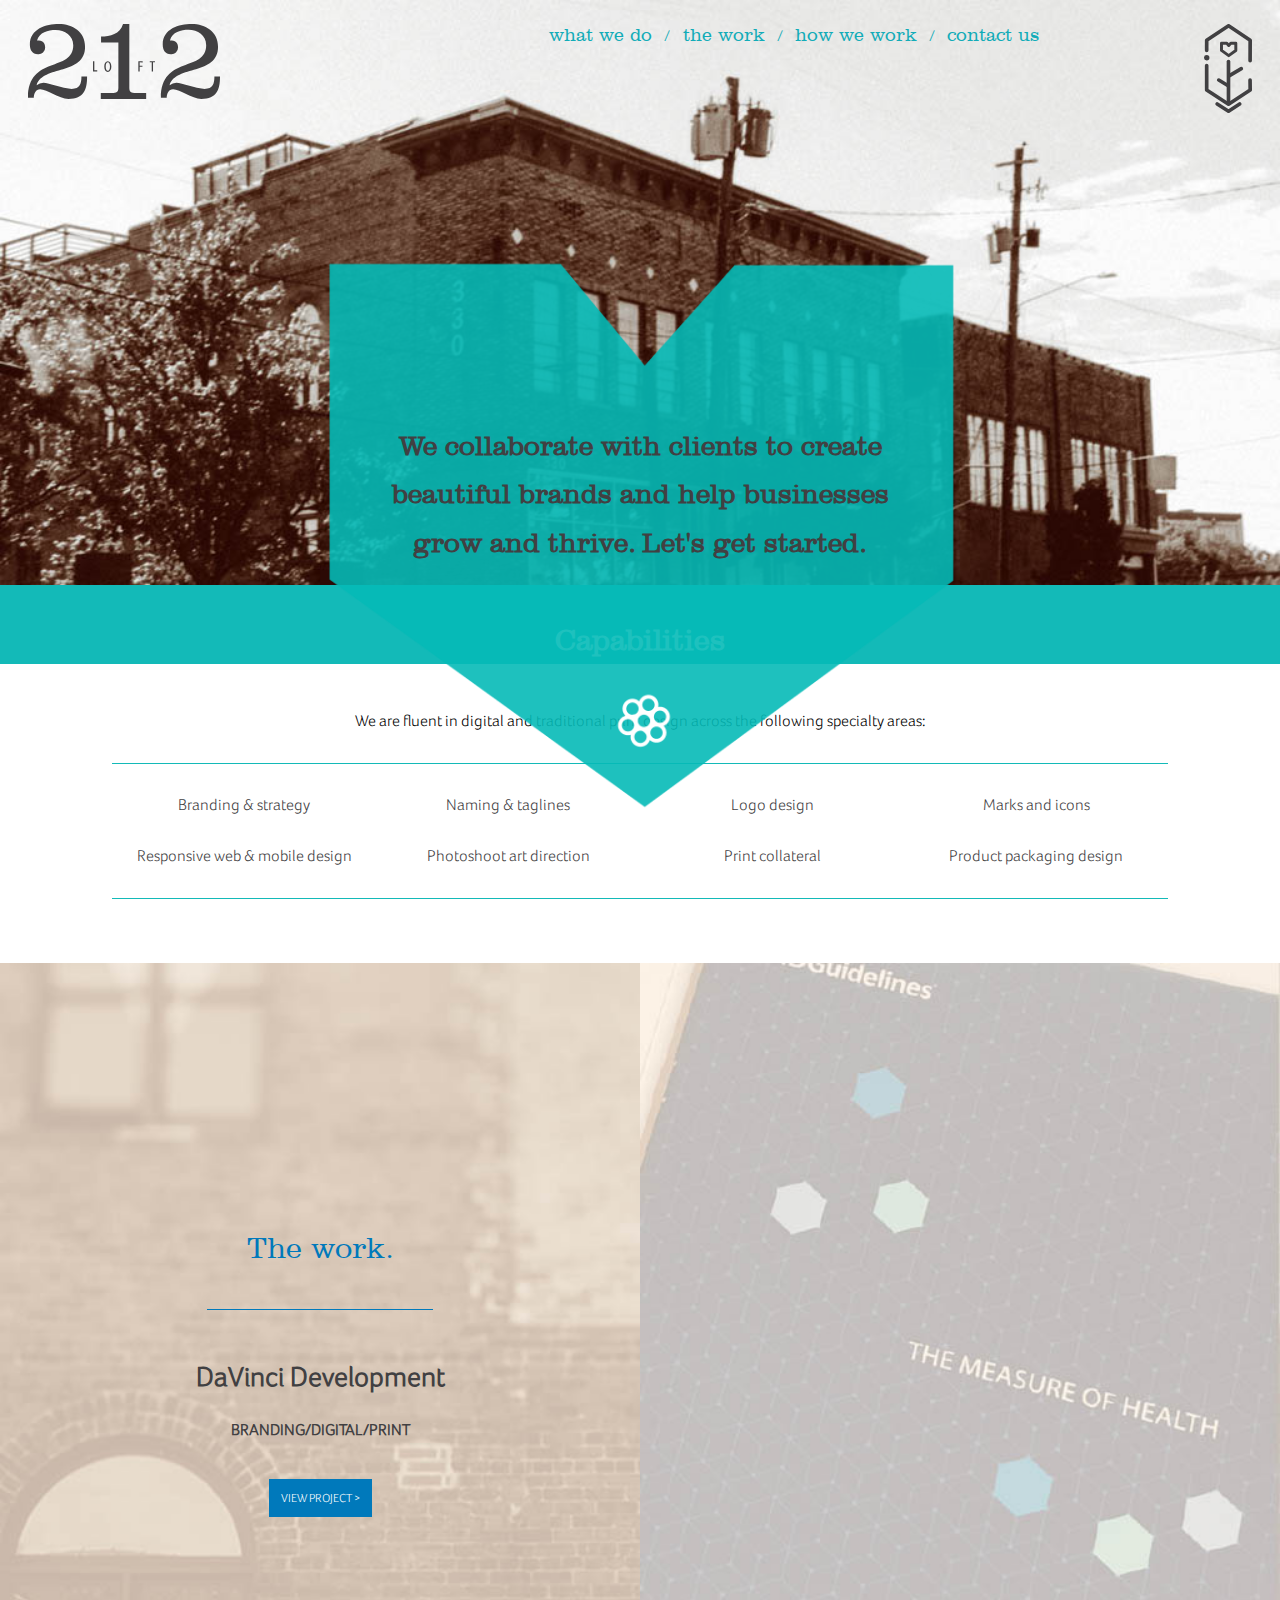
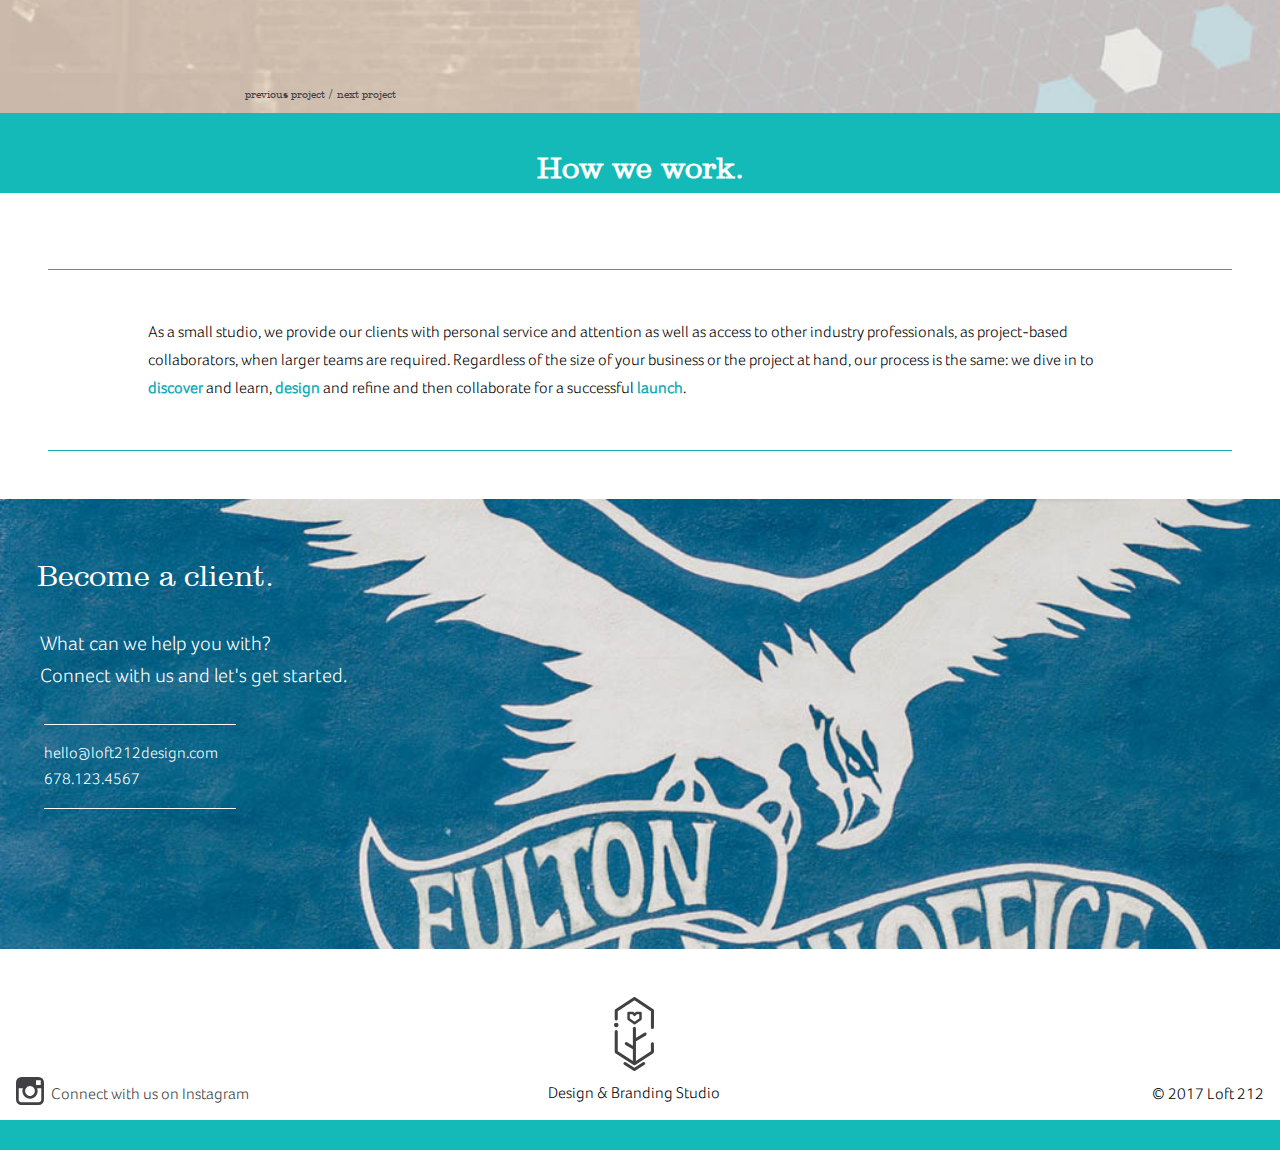
<file: unit_8/index.html>
<!DOCTYPE html>
<html>
<head>
	<title>Loft 212, Design &amp; Branding Studio</title>
	<link rel="stylesheet" type="text/css" href="css/style.css">
	<meta name="viewport" content="width=device-width, initial-scale=1">
</head>
<body>
	<div class="wrapper">
	<header>
		<div class="inner clearfix">
			<img src="images/loft212logo.svg" alt="Company Logo" title="Loft 212" class="mainlogo">
			<nav class="clearfix">
				<a href="#capabilities">what we do</a> /
				<a href="#work">the work</a> /
				<a href="#">how we work</a> /
				<a href="#">contact us</a>
			</nav>
			<img src="images/mark.svg" alt="Logo mark" title="Brand graphic" class="mainmark">	
		</div>
		<div class="group">
				<h1>We collaborate with clients to create beautiful brands and help businesses grow and thrive.<a href="mailto:#" class="getstarted">Let's get started.</a></h1>
		</div>
	</header>
	<section class="capabilities">
		<h2>Capabilities</h2>
		<p>We are fluent in digital and traditional print design across the following specialty areas:</p>
		<ul class="clearfix">	
			<li>Branding &amp; strategy</li>
		        <li>Naming &amp; taglines</li>
		        <li>Logo design</li>
		        <li>Marks and icons</li>
		        <li>Responsive web &amp; mobile design</li>
		        <li>Photoshoot art direction</li>
		        <li>Print collateral</li>
		        <li>Product packaging design</li>
		</ul>
	</section>
	<section class="clearfix thework">
		<div class="thework-column-one">
			<div>
				<div class="theworkheadline">The work.</div>
				<h3>DaVinci Development</h3>
				<h4>Branding/Digital/Print</h4>
				<a href="#" class="projectbutton">View Project ></a>
			</div>
			<div class="worknav">
				<a href="#" class="worknav">previous project</a> / <a href="#" class="worknav">next project</a>
			</div>
		</div>
		<div class="thework-column-two">
			<img src="images/project1.jpg" alt="Client1" title="Client1">
		</div>
	</section>
	<section class="clearfix how-we-work">
		<h2>How we work.</h2>
		<div class="column-one">	
			<p>As a small studio, we provide our clients with personal service and attention as well as access to other industry professionals, as project-based collaborators, when larger teams are required. Regardless of the size of your business or the project at hand, our process is the same: we dive in to <span style="color:#13ACB8;font-weight:bold">discover</span> and learn, <span style="color:#13ACB8;font-weight:bold">design</span> and refine and then collaborate for a successful <span style="color:#13ACB8;font-weight:bold">launch</span>.</p>
		</div>
		<div class="column-two">
		<img src="images/truck.jpg" alt="ford truck" title="truck">
		</div>
	</section>
	<section class="clearfix contact">
		<div class="clientheadline">Become a client.</div>
		<p class="CTA">What can we help you with?<br>Connect with us and let's get started.</p>
		<div class="email">
			<a href="mailto:#">hello@loft212design.com</a><br>
			<a href="#">678.123.4567</a>
		</div>
	</section>
	<footer class="clearfix">
		<div class="clearfix"> 
			<div class="footer-column-one"><a href="#"><img src="images/instagram%20icon.svg" alt="instagram logo" title="Go to my Instagram"></a>
			</div>
			<div class="Instagram-copy">	
				<a href="#">Connect with us on Instagram</a>
			</div>
			<div class="footer-column-two">
				<img src="images/mark.svg" alt="Logo mark" title="Brand graphic">			
				<p>Design &amp; Branding Studio</p>		
			</div>
			<div class="footer-column-three">
				<p>&copy; 2017 Loft 212</p>
			</div>
		</div>
		<div class="color-bar"></div>
		</footer>

	</body>
		</div>
	</html>
</file>
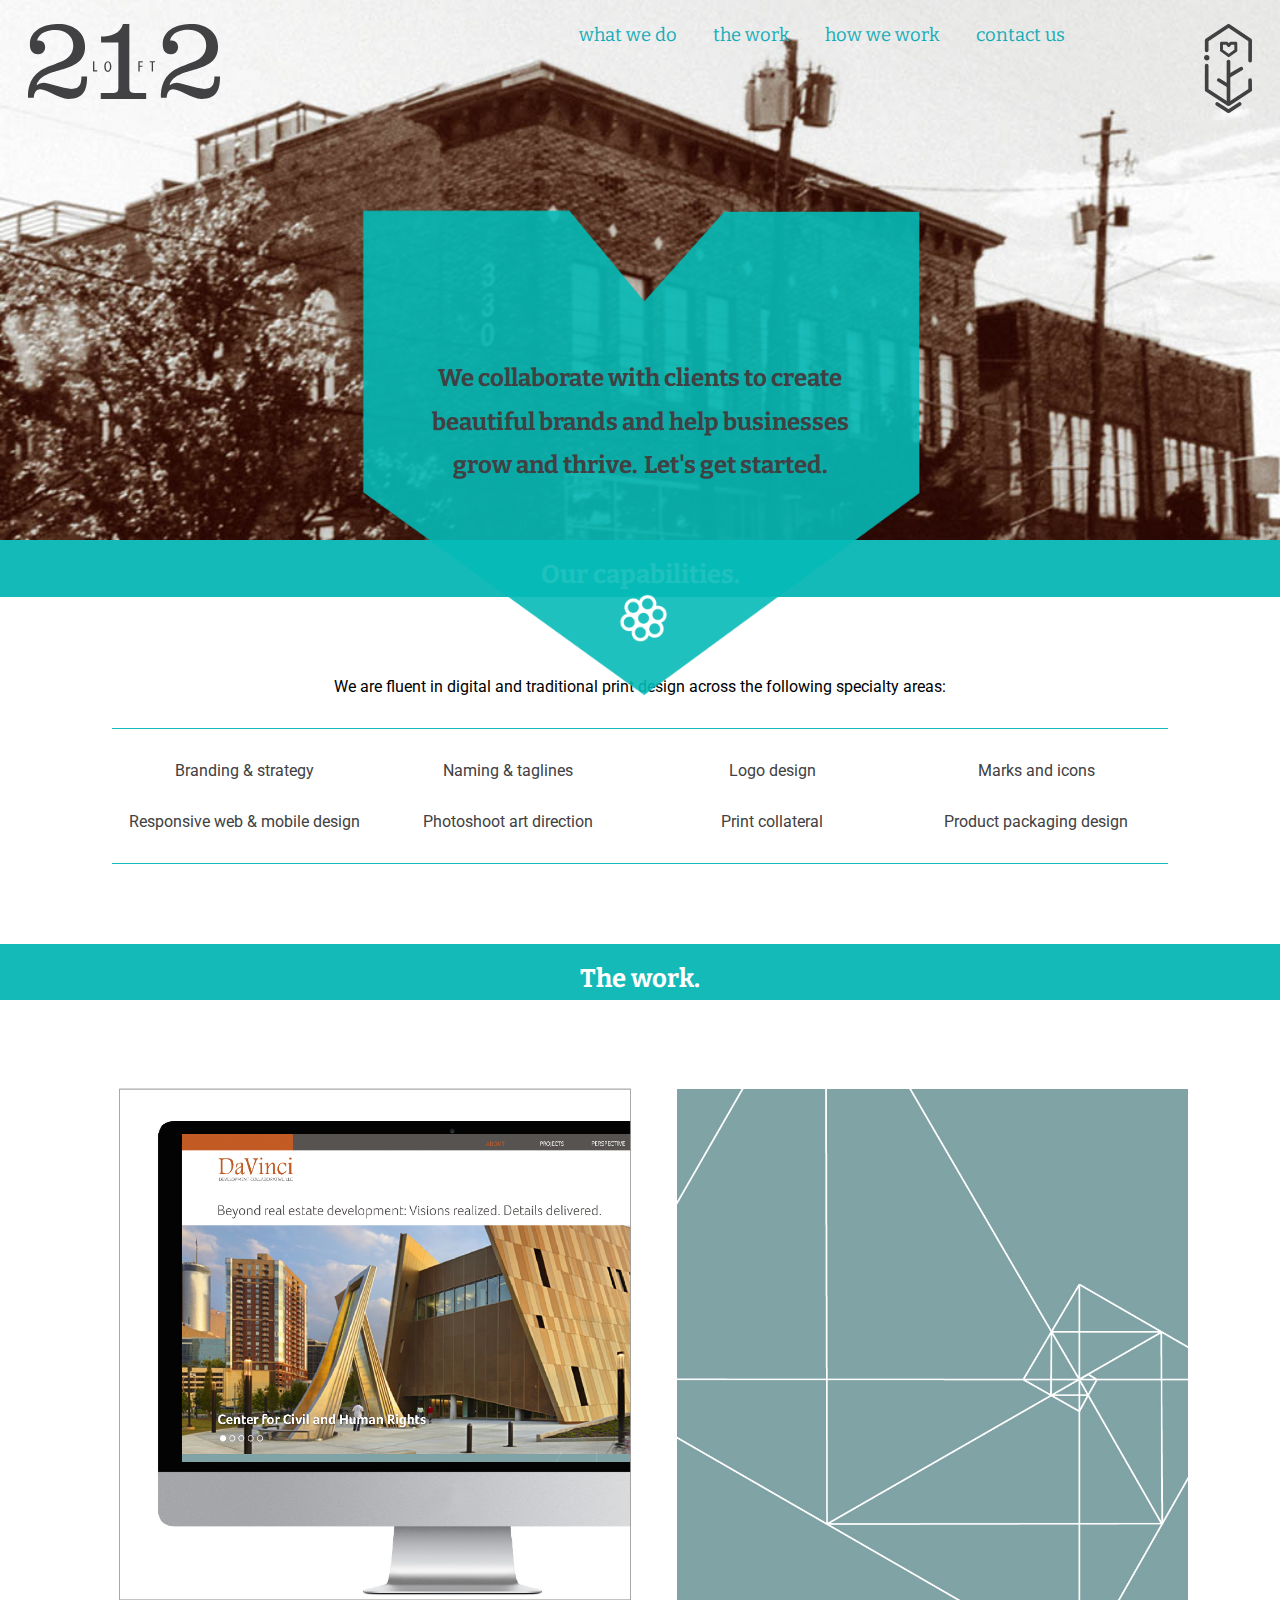
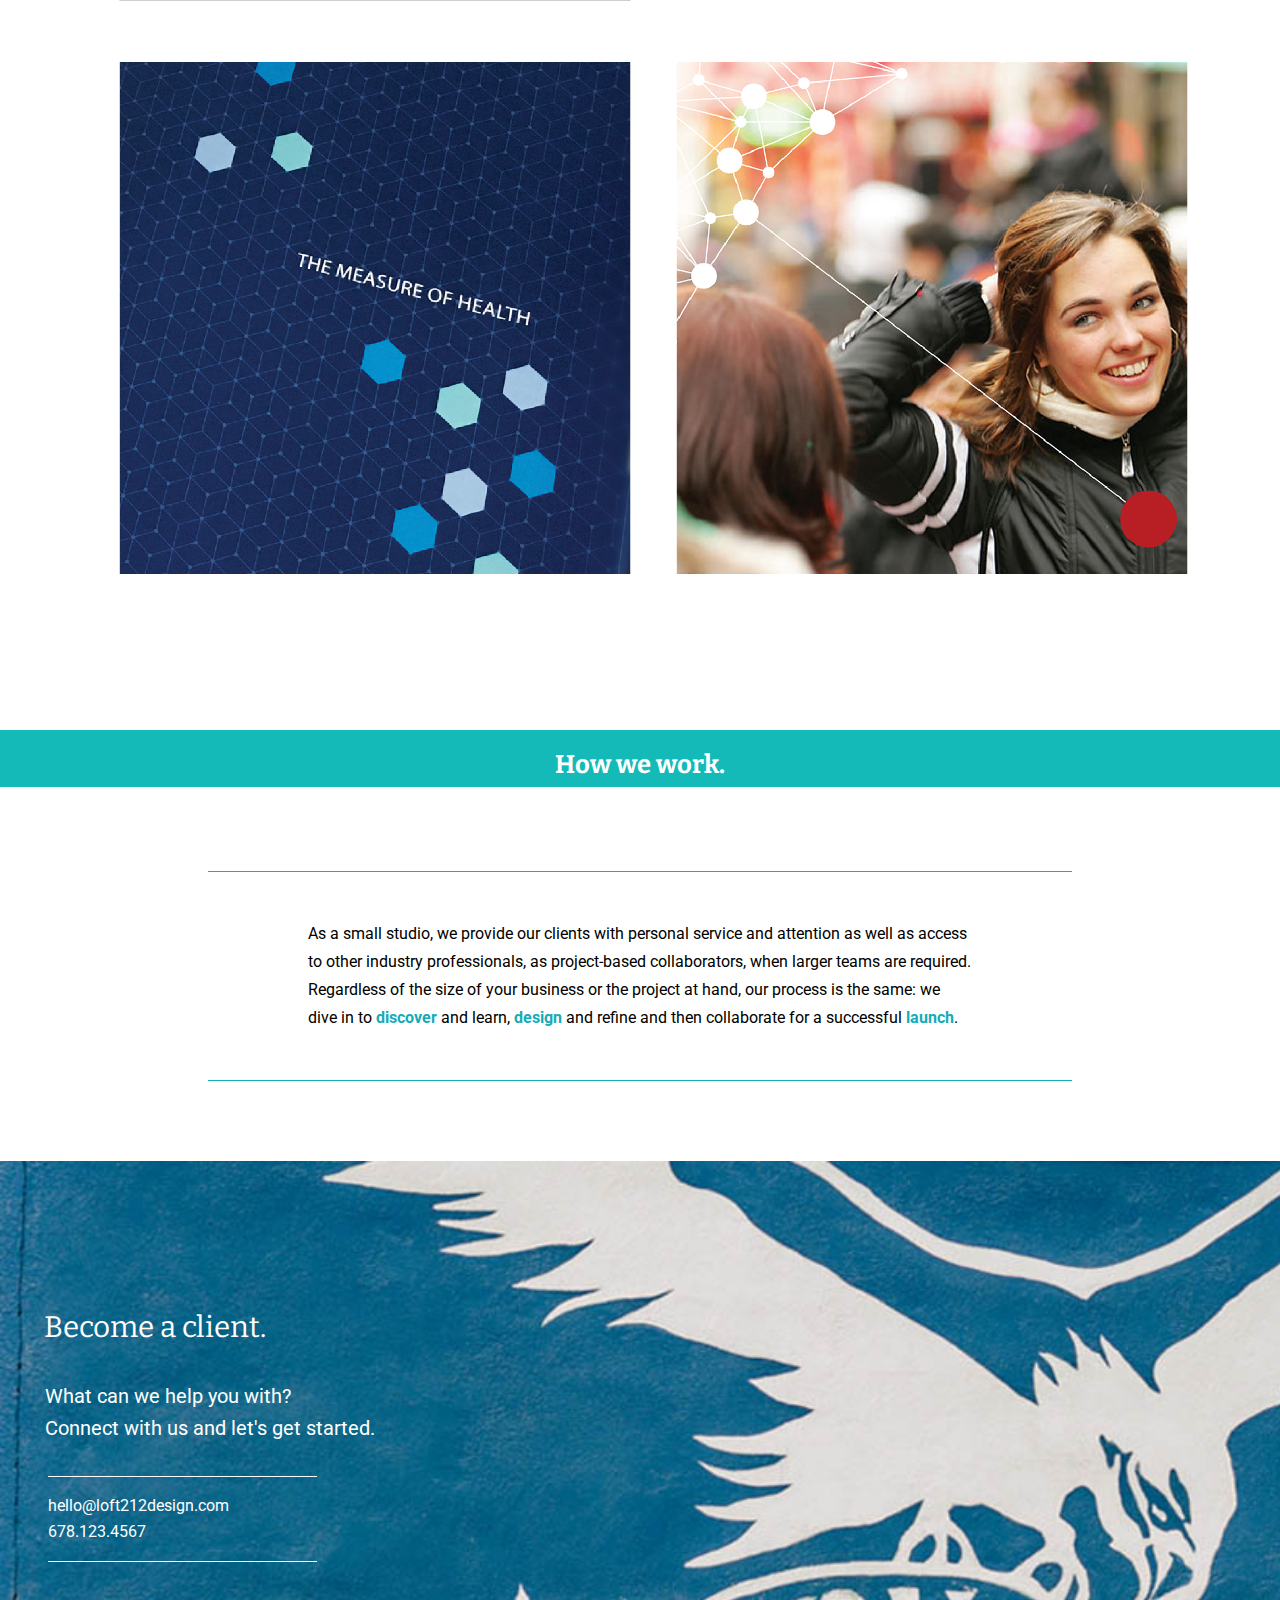
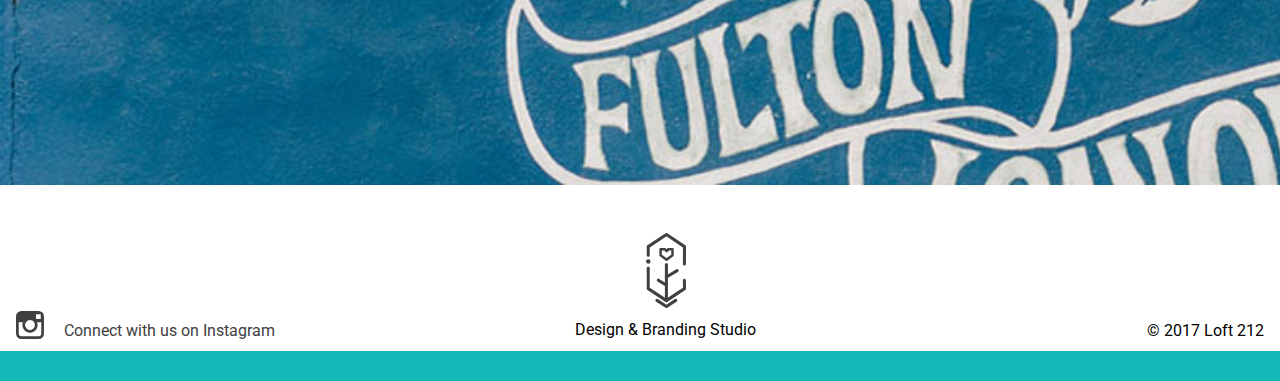
<file: unit_9/index.html>
<!DOCTYPE html>
<html>
<head>
	<title>Loft 212, Design &amp; Branding Studio</title>
	<link rel="stylesheet" type="text/css" href="css/style.css">
	<!--[if lt IE 9]>
            <script src="bower_components/html5shiv/dist/html5shiv.js"></script>
        <![endif]-->
	<meta name="viewport" content="width=device-width, initial-scale=1">
</head>
<body>
	<div class="wrapper">
	<header>
		<div class="inner clearfix">
			<img src="images/loft212logo.svg" alt="Company Logo" title="Loft 212" class="mainlogo">
			<nav class="clearfix">
				<a href="#capabilities">what we do</a> 
				<a href="#work">the work</a> 
				<a href="#how">how we work</a> 
				<a href="#contact">contact us</a>
			</nav>
			<img src="images/mark.svg" alt="Logo mark" title="Brand graphic" class="mainmark">	
		</div>
		<div class="group">
				<h1>We collaborate with clients to create beautiful brands and help businesses grow and thrive.<a href="mailto:#" class="getstarted">Let's get started.</a></h1>
		</div>
	</header>
	<section class="capabilities">
		<a name="capabilities"></a><h2>Our capabilities.</h2>
		<p>We are fluent in digital and traditional print design across the following specialty areas:</p>
		<ul class="clearfix">	
			<li>Branding &amp; strategy</li>
		        <li>Naming &amp; taglines</li>
		        <li>Logo design</li>
		        <li>Marks and icons</li>
		        <li>Responsive web &amp; mobile design</li>
		        <li>Photoshoot art direction</li>
		        <li>Print collateral</li>
		        <li>Product packaging design</li>
		</ul>
	</section>
	<section class="clearfix thework">
		<a name="work"></a><h2>The work.</h2>
		<div class="clearfix thework-wrapper">
				<div class="clearfix thework-projects">
					<a href="#"><img src="images/project1.jpg" alt="/Client1" title="Client1"></a>
					<a href="#"><img src="images/project2.jpg" alt="/Client1" title="Client1"></a>
					<a href="#"><img src="images/project3.jpg" alt="/Client1" title="Client1"></a>
					<a href="#"><img src="images/project4.jpg" alt="/Client1" title="Client1"></a>
				</div>
		</div>
	</section>
	<section class="clearfix how-we-work">
		<a name="how"></a><h2>How we work.</h2>
		<div class="column-one">	
			<p>As a small studio, we provide our clients with personal service and attention as well as access to other industry professionals, as project-based collaborators, when larger teams are required. Regardless of the size of your business or the project at hand, our process is the same: we dive in to <span style="color:#13ACB8;font-weight:bold">discover</span> and learn, <span style="color:#13ACB8;font-weight:bold">design</span> and refine and then collaborate for a successful <span style="color:#13ACB8;font-weight:bold">launch</span>.</p>
		</div>
		<div class="column-two">
		<img src="images/truck.jpg" alt="ford truck" title="truck">
		</div>
	</section>
	<section class="clearfix contact">
		<a name="contact"></a><div class="clientheadline">Become a client.</div>
		<p class="CTA">What can we help you with?<br>Connect with us and let's get started.</p>
		<div class="email">
			<a href="mailto:#">hello@loft212design.com</a><br>
			<a href="#">678.123.4567</a>
		</div>
	</section>
	<footer class="clearfix">
		<div class="clearfix"> 
			<div class="footer-column-one"><a href="#"><img src="images/instagram%20icon.svg" alt="instagram logo" title="Go to my Instagram"></a>
			</div>
			<div class="Instagram-copy">	
				<a href="#">Connect with us on Instagram</a>
			</div>
			<div class="footer-column-two">
				<img src="images/mark.svg" alt="Logo mark" title="Brand graphic">			
				<p>Design &amp; Branding Studio</p>		
			</div>
			<div class="footer-column-three">
				<p>&copy; 2017 Loft 212</p>
			</div>
		</div>
		<div class="color-bar"></div>
		</footer>

	</body>
		</div>
	</html>
</file>
<file: unit_1/css/style.css>
body {
	background-color: #FFFAF0;

}

h1, p {
	color: #082567;
	
}
</file>
<file: unit_4/css/style.css>
@font-face {
	font-family: Foco;
	src:url("../fonts/Foco/focolight.ttf");
}

@font-face {
	font-family: ClarendonLight;
	src:url("../fonts/Clarendon/clarendonbtlight.ttf");
	/*http://www.font-face.com/#green_content*/
}

@font-face {
	font-family: ClarendonHeavy;
	src:url("../fonts/Clarendon/clarendonbtheavy.ttf");
	/*http://www.font-face.com/#green_content*/
}

*{
	margin:0;
	padding:0;
	box-sizing:border-box;
}
body {
	font-family: Foco, comicsans;
	font-size: 16px; /*1em = 16px*/
	color: #414042;
}

img {
	width: 300px;
}

nav {
	color: #FFFFFF;
	font-family: ClarendonHeavy, comicsans;
	letter-spacing: .5px;
}

p{
	text-align: center;
	padding:10px;
}	

h1 {
	color: #FFFFFF;
	font-family: ClarendonLight, comicsans;
	font-size: 1.5em;
	text-align: center;
}

h2 {
	color: #FFFFFF;
	background-color: #13ACB8;
	font-family: ClarendonLight, comicsans;
	font-size: 1.25em;
	letter-spacing: .5px;
}

h3 {
	font-size: 1.25em;
	font-weight: normal
}
 
h4{
	font-size: 1em;
	text-transform: uppercase;
	font-weight: normal;
}

nav a {
	text-decoration: none;
	color: #13ACB8;
	/*background-color: #0079FF;*/
	font-family: ClarendonLight, comicsans;
}

ul {
    list-style-type: none;
    padding-top: 10px;
    padding-bottom: 10px;
}

li {
	color: #414042;
}

hr{
	border:none;
	height:1px;
	background-color: #13ACB8;
	width: 65em;
	margin: 1em auto;
}

.cta {
	text-decoration: none;
	font-family: Foco, comicsans;
	color: #FFFFFF;
	background-color: #0079FF;
	font-size: .75em;
	text-transform: uppercase;
	padding: 5px;

}

#intro {
	background-image: url("../images/loftbuilding.jpg");
	background-size: cover;
	background-repeat: no-repeat;
	height: 650px;
	letter-spacing: .5px;
}
#capabilities {
	text-align: center;
}

#work {
	/*background-image: url("../images/thework_wall.jpg");
	background-repeat: no-repeat;
	background-size:cover;
	color: #0079FF;
	height: 650px;
}*/

#process {
	background-image: url("../images/fordtruck.jpg");
	background-repeat: no-repeat;
	background-size:cover;
	height: 375px;
	text-align: center;
}

#contact {
	background-image: url("../images/eaglemural.jpg");
	background-repeat: no-repeat;
	background-size:cover;
	height: 600px;
}

footer{
	
	
}
</file>
<file: unit_5/css/style.css>
@font-face {
	font-family: Foco;
	src:url("../fonts/Foco/focolight.ttf");
}

@font-face {
	font-family: ClarendonLight;
	src:url("../fonts/Clarendon/clarendonbtlight.ttf");
	/*http://www.font-face.com/#green_content*/
}

@font-face {
	font-family: ClarendonHeavy;
	src:url("../fonts/Clarendon/clarendonbtheavy.ttf");
	/*http://www.font-face.com/#green_content*/
}

*{
	margin:0;
	padding:0;
	box-sizing:border-box;
}

header{


}

body {
	font-family: Foco, "sans serif";
	font-size: 16px; /*1em = 16px*/
	color: #414042;
}

header{
	background-color: #FFED74;
    border: 1px black solid;
    padding: 20px;

}

nav {
	background-color: #E8C66A;
    border: 1px black solid;
    padding: 20px;

	text-decoration: none;
	color: #FFFFFF;
	font-family: ClarendonHeavy, serif;
	letter-spacing: .5px;
}

p{
	text-align: center;
	padding:10px;
}	

h1 {
	color: #FFFFFF;
	font-family: ClarendonLight, serif;
	font-size: 1.5em;
	text-align: center;
}

h2 {
	color: #FFFFFF;
	background-color: #13ACB8;
	font-family: ClarendonLight, serif;
	font-size: 1.25em;
	/*letter-spacing: .5px;*/
}

h3 {
	font-size: 1.25em;
	font-weight: normal
}
 
h4{
	font-size: 1em;
	text-transform: uppercase;
	font-weight: normal;
}

nav a {
	text-decoration: none;
	color: #13ACB8;
	/*background-color: #0079FF;*/
	font-family: ClarendonLight, serif;
}

ul {
    list-style-type: none;
    padding-top: 10px;
    padding-bottom: 10px;
}

li {
	color: #414042;
}

hr{
	border:none;
	height:1px;
	background-color: #13ACB8;
	width: 65em;
	margin: 1em auto;
}

.cta {
	text-decoration: none;
	font-family: Foco, "sans serif";
	color: #FFFFFF;
	background-color: #0079FF;
	font-size: .75em;
	text-transform: uppercase;
	padding: 5px;

}

#intro {
	background-color: #FFE2B8;
    border: 1px black solid;
    padding: 20px;


	background-image: url("../images/loftbuilding.jpg");
	background-size: cover;
	background-repeat: no-repeat;
	height: 1000px;
	letter-spacing: .5px;
}

#capabilities {
	background-color: #FFE2B8;
    border: 1px black solid;
    padding: 20px;


	text-align: center;
}

#work {
	background-color: #FFE2B8;
    border: 1px black solid;
    padding: 20px;


	background-repeat: no-repeat;
	background-size:cover;
	color: #0079FF;
	height: 700px;

}


#process {
	background-color: #FFE2B8;
    border: 1px black solid;
    padding: 20px;


	background-image: url("../images/fordtruck.jpg");
	background-repeat: no-repeat;
	background-size:cover;
	height: 500px;
	width: 700px;
	text-align: center;
}

#contact {
	background-color: #FFE2B8;
    border: 1px black solid;
    padding: 20px;

	background-image: url("../images/eaglemural.jpg");
	background-repeat: no-repeat;
	background-size:cover;
	height: 600px;
}

footer{
	background-color: #FF957E;
    border: 1px black solid;
    padding: 20px;

	
}

div {
	background-color: #FFE2B8;
    border: 1px black solid;
    padding: 20px;

}
</file>
<file: unit_6/css/style.css>
@font-face {
	font-family: Foco;
	src:url("../fonts/Foco/focolight.ttf");
}

@font-face {
	font-family: ClarendonLight;
	src:url("../fonts/Clarendon/clarendonbtlight.ttf");
	/*http://www.font-face.com/#green_content*/
}

@font-face {
	font-family: ClarendonHeavy;
	src:url("../fonts/Clarendon/clarendonbtheavy.ttf");
	/*http://www.font-face.com/#green_content*/
}

*{
	margin:0;
	padding:0;
	box-sizing:border-box;
}

#intro{
	background-image: url("../images/loftbuilding.jpg");
	background-size: cover;
	background-repeat: no-repeat;
	height: 1200px;
	background-position: center;
}

body {
	font-family: Foco, "sans serif";
	font-size: 16px; /*1em = 16px*/
	color: #414042;
}

a {
	text-decoration: none;
	color: #FFFFFF;
	font-family: ClarendonLight, serif;
	padding-left: 20px;

}

nav {
	text-decoration: none;
	color:#13ACB8;
	/*	font-family: ClarendonHeavy, serif;*/
	float: right;
}

nav a {
	text-decoration: none;
	color: #13ACB8;
	display: inline-block;
	padding-top: 25px;
	padding-left: 10px;
	padding-right: 10px;
	font-size: 18px;

}
.logo {
	float:left;
	width:10em;
	margin-top: 20px;
	margin-left: 30px;

}
.graphic {
	float:right;
	width: 3em;
	margin-left: 2em;
	margin-top: 20px;
	margin-right: 30px;
}
p {
	text-align: center;
	padding-top:40px;
  	padding-bottom:25px;
  	color: #414042;
}	

h1 {
	display: inline-block;
	width: 350px;
	line-height: 1.5em;
	color: #FFFFFF;
	font-family: ClarendonLight, serif;
	font-size: 1.5em;
	text-align: center;
}

h2 {
	color: #FFFFFF;
	background-color: #13ACB8;
	font-family: ClarendonLight, serif;
/*	margin-top: 25px;*/
	font-size: 1.85em;
	padding-top: 35px;
  	padding-bottom: 10px;
}

h3 {
	
	color: #414042;
	font-size: 1.50em;
	padding-top: 10px;
	padding-bottom: 10px;
	padding-left: 20px;

}
 
h4{
	color: #414042;
	font-size: 1em;
	text-transform: uppercase;
	padding-left: 20px;
	padding-bottom: 20px;

}


ul{
  	list-style-type: none;
  	text-align: center;
  	max-width: 80em;
  	margin: auto;
}

li {
	color: #414042;
	width: 25%;
	float: left;
	margin-top: 3em;
}

#projects div {
	padding-top: 30px;
	text-align: center;
	padding-bottom: 15px;
	height: 100%;
	width: 50%;
	background: url(../images/thework_wall.jpg);
	background-size: cover;
	background-repeat: no-repeat;
	float: left;
}
#projects img {
	width:50%;
	float:left;
}
.projectbutton {
	text-decoration: none;
	font-family: Foco, "sans serif";
	color: #FFFFFF;
	background-color: #0079FF;
	font-size: .75em;
	text-transform: uppercase;
	padding: 10px 15px;
	margin-left: 20px;

}

#intro {
	padding-top: 475px;
	text-align: center;
}

#capabilities {
	text-align: center;
}

#work {
	text-align: center;
	margin-top: 50px;
}

#theworkheadline {
	color: #0079FF;
	font-family: ClarendonLight, serif;
	font-size: 1.85em;
	padding: 10px;
	margin-top: 175px;
	border-bottom: solid #414042 1px;
    	padding-top: 20px;
     	padding-bottom: 20px;
     	padding-left: 20px;
      	display: inline-block;
      	margin-left: 10px;
      	margin-bottom: 10px;

}

#howwework {
	background-image: url("../images/fordtruck.jpg");
	background-repeat: no-repeat;
	background-size:cover;
	height: 650px;
/*	width: 1280px;*/
	text-align: center;
/*	float: right;*/
	clear:both;
}

#clientheadline {
	color: #FFFFFF;
	font-family: ClarendonLight, serif;
	font-size: 1.85em;
	padding-top: 135px;
	padding-left: 20px;
	text-align: left;

}
#contact {
	background-image: url("../images/eaglemural.jpg");
	background-size: cover;
	background-repeat: no-repeat;
	height: 500px;
	text-align: left;
	color: #FFFFFF;
	padding-left: 40px;
}

#mark {
	float: right;
	padding-top: 25px;
	padding-right: 35px;
}

#logo {
	float: left;
	padding-top: 25px;
	padding-left: 35px;

}

#projects {height: 50em;overflow: hidden;}

#specialtyareas {
  	border-top: solid #13ACB8 1px;
    	padding-top: 20px;
     	padding-bottom: 20px;
  	border-bottom: solid #13ACB8 1px;
    	padding-top: 20px;
     	padding-bottom: 20px;
      	display: inline-block;
	width: 1200px;
}

#instagram {
  	padding-left: 20px;
	padding-top: 100px;
  	float: left;

}

#footerleft {
	padding-left: 20px;
	padding-top: 68px;
  	float: left;
  	color: #414042;

}

#footermiddle {
  width: 280px;
  padding: 20px 0px 100px;
  margin-left: 600px;
  float: left;
  line-height: 20px;
  text-align: center;
  color: #414042;
	
}

#footerright {
	padding-top: 130px;
	padding-right: 20px;
  	float: right;
  	line-height: 10px;
  	color: #414042;
	
}

.columns {
  width: 280px;
  padding: 5px;
  margin: 0 10px;
  float: left;
  line-height: 10px;
}

.clearfix:after {
    visibility: hidden;
    display: block;
    font-size: 0;
    content: " ";
    clear: both;
    height: 0;
}

footer{
 	border-bottom: solid #13ACB8 20px;
 	clear: both;

	
}
</file>
<file: unit_7/css/style.css>
@font-face {
	font-family: Foco;
	src:url("../fonts/Foco/focolight.ttf");
}

@font-face {
	font-family: ClarendonLight;
	src:url("../fonts/Clarendon/clarendonbtlight.ttf");
	/*http://www.font-face.com/#green_content*/
}

@font-face {
	font-family: ClarendonHeavy;
	src:url("../fonts/Clarendon/clarendonbtheavy.ttf");
	/*http://www.font-face.com/#green_content*/
}

*{
	margin:0;
	padding:0;
	box-sizing:border-box;
}

body {
	font-family: Foco, "sans serif";
	font-size: 16px; /*1em = 16px*/
	color: #414042;
}

a {
	text-decoration: none;
	color: #FFFFFF;

}

p {
	text-align: center;
	padding-top:45px;
  	padding-bottom:53px;
  	color: #414042;
}

h1 {
	display: inline-block;
	width: 405px;
	margin-top: 10px;
	line-height: 1.55em;
	color: #FFFFFF;
	font-family: ClarendonLight, serif;
	font-size: 1.85em;
	text-align: center;
}


h2 {
	color: #FFFFFF;
	background-color: #13BAB8;
	font-family: ClarendonLight, serif;
	font-size: 1.85em;
	padding-top: 35px;
  	padding-bottom: 10px;
  	text-align: center;
}

h3 {
	
	color: #414042;
	font-size: 1.75em;
	padding-bottom: 10px;

}
 
h4{
	color: #414042;
	font-size: 1em;
	text-transform: uppercase;
	padding-bottom: 35px;

}	

nav {
	text-decoration: none;
	float: right;
}

nav a {
	font-family: ClarendonLight, serif;
	text-decoration: none;
	color: #13ACB8;
	display: inline-block;
	margin-top: 20px;
	padding-left: 10px;
	padding-right: 10px;
	font-size: 18px;

}

nav a:hover{
	color: #414042;

}

#intro{
	background-image: url("../images/loftbuilding.jpg");
	background-size: cover;
	background-repeat: no-repeat;
	height: 1200px;
	background-position: center;
	padding-top: 475px;
	text-align: center;
}

.logo {
	float:left;
	width:10em;
	margin-top: 20px;
	margin-left: 30px;

}

.graphic {
	float:right;
	width: 3em;
	margin-left: 8em;
	margin-top: 20px;
	margin-right: 30px;
}

.getstarted {
	padding-left: 5px;
	color: #414042;

}

ul{
  	list-style-type: none;
  	text-align: center;
  	max-width: 70em;
  	margin: auto;
  	border-top: solid #13BAB8 1px;
  		margin-top: 10px;
  	border-bottom: solid #13BAB8 1px;
  		padding-top: 6px;
    	padding-bottom: 30px

}

li {
	color: #414042;
	width: 25%;
	float: left;
	margin-top: 2em;
}

#theworkheadline {
	background-color: #0079BB;

}

#projects div {
	padding-top: 15em;
	text-align: center;
	padding-bottom: 15px;
	height: 100%;
	width: 50%;
	background: url(../images/thework_wall.jpg);
	background-size: cover;
	background-repeat: no-repeat;
	float: left;
}

#projects img {
	width:50%;
	float:left;

}
.projectbutton {
	text-decoration: none;
	font-family: Foco, "sans serif";
	color: #FFFFFF;
	background-color: #0079BB;
	font-size: .75em;
	text-transform: uppercase;
	padding: 10px 15px;

}

.worknav {
	font-family: ClarendonLight, serif;
	color: #414042;
	font-size: .8em;
}

.process {
	width: 694px;
	text-align: left;
	padding-top: 25px;
	padding-left: 175px;
	padding-right: 150px;
	margin-top: 125px;
	line-height: 1.75em;
	float: left;
	border-top: solid #13ACB8 1px;
	border-bottom: solid #13ACB8 1px;

}

.truckpic{
	float: right;
	background-image: url("../images/fordtruck.jpg");
	background-size: cover;
	background-repeat: no-repeat;
	height: 500px;
	width: 694px;

}

.CTA{
	font-family: Foco, "sans serif";
	font-size: 18px; /*1em = 16px*/
	color: #FFFFFF;
	text-align: left;
	padding-left: 50px;
	line-height: 1.6em;
	margin-top: 30px;

}

#email{
	font-family: Foco, "sans serif";
	font-size: 18px; /*1em = 16px*/
	color: #FFFFFF;
	text-align: left;
	line-height: 1.6em;
	border-top: solid #FFFFFF 1px;
	border-bottom: solid #FFFFFF 1px;
	padding-top: 15px;
	padding-bottom: 15px;
	width: 235px;
	margin-left: 50px;
	margin-top: 20px;

}


#capabilities {
	text-align: center;
}

#work {
	text-align: center;
	margin-top: 65px;
}


#clientheadline {
	color: #FFFFFF;
	background-color: #414042;
	font-family: ClarendonLight, serif;
	font-size: 1.85em;
	text-align: center;

}

#contact {
	background-image: url("../images/eaglemural.jpg");
	background-size: cover;
	background-repeat: no-repeat;
	background-position: center;
	height: 500px;
	text-align: left;
	color: #FFFFFF;
}


#projects {
	height: 50em;overflow: hidden;

}

#specialtyareas {
  	border-top: solid #13ACB8 1px;
    	padding-top: 20px;
     	padding-bottom: 20px;
  	border-bottom: solid #13ACB8 1px;
    	padding-top: 20px;
     	padding-bottom: 20px;
      	display: inline-block;
	width: 1200px;

}

footer{
 	border-bottom: solid #13BAB8 20px;
 	padding-top: 5px;
	
}

footer p{
	margin-right: 20px;
	padding-bottom: 5px;
	padding-top: 5px;
	font-size: 12px;
	float: right;
	padding-top: 109px;

}

#footermiddle {
	width: 627px;
	float: left;
	padding-top: 15px;
	padding-bottom: 5px;
 	color: #414042;
  	text-align: center;
  	display: inline-block;
	
}


.instagram{
	width: 627px;
	padding-top: 5px;
	padding-bottom: 10px;
	padding-left: 15px;
	float: left;
	padding-top: 97px;
}

.clearfix:after {
    visibility: hidden;
    display: block;
    font-size: 0;
    content: " ";
    clear: both;
    height: 0;
}
</file>
<file: unit_8/css/style.css>
@font-face {
	font-family: Foco;
	src:url("../fonts/Foco/focolight.ttf");
}

@font-face {
	font-family: ClarendonLight;
	src:url("../fonts/Clarendon/clarendonbtlight.ttf");
	/*http://www.font-face.com/#green_content*/
}

@font-face {
	font-family: ClarendonHeavy;
	src:url("../fonts/Clarendon/clarendonbtheavy.ttf");
	/*http://www.font-face.com/#green_content*/
}

*{
	margin:0;
	padding:0;
	box-sizing:border-box;
}

body {
	font-family: Foco, "sans serif";
	font-size: 16px; 1em = 16px
	color: #414042;
}

header {
	width: 100%;
	height: 100vh;
	background-image: url("../images/loftbuilding.jpg");
	position: relative;
	background-size: cover;
	background-repeat: no-repeat;
}

.wrapper {
	max-width: 1920px;
	margin: 0 auto;
}
.inner {
/*	width: 100%;
	max-width: 1024px;*/
	margin: 0 auto;
	float: left;
	margin-top: 1.5em;
	width: 100vw;
}

.group {
	background-image: url("../images/introshape.png");
	position: relative;
/*	background-size: cover;*/
	background-position: center;
	background-repeat: no-repeat;
	background-size: 49%;
	text-align: center;
	top: 18em;
	height: 47em;

}

nav {
	float: left;
	margin-left: 55em;
/*	margin-right: 4.5em;*/
	color: #13ACB8;
}

nav a {
	font-family: ClarendonLight, serif;
	text-decoration: none;
	color: #13ACB8;
	font-size: 1.15em;
	padding-left: .5em;
	padding-right: .5em;
}

nav a:hover{
	color: #414042;
}

.mainlogo {
	float: left;
	width: 12em;
	margin-left: 1.75em;
}

.mainmark {
	float: right;
	width: 3em;
	margin-right: 1.75em;
}

.introshape {
	float: left;
	text-align: center;
	width: 50%;
/*	margin: auto;*/
}

.getstarted {
	font-family: ClarendonLight, serif;
	padding-left: .25em;
	color: #414042;
}

h1 {
	display: inline-block;
	width: 28%;
	margin-top: 6.15em;
	line-height: 1.8em;
	color: #414042;
	font-family: ClarendonLight, serif;
	font-size: 1.7em;
	text-align: center;
}

h2 {
	color: #FFFFFF;
	background-color: #13BAB8;
	font-family: ClarendonLight, serif;
	font-size: 1.85em;
	padding-top: 1.25em;
  	padding-bottom: .25em;
  	text-align: center;
}

h3 {
	
	color: #414042;
	font-size: 1.75em;
	padding-bottom: 1em;
	padding-top: 1.75em;
	text-align: center;
}
 
h4{
	color: #414042;
	font-size: 1em;
	text-transform: uppercase;
	padding-bottom: 3em;
	text-align: center;
}

a {
	text-decoration: none;
	color: #FFFFFF;
}

ul{
  	list-style-type: none;
  	text-align: center;
  	margin: auto;
  	margin-left: 15em;
  	margin-right: 15em;
  	margin-bottom: 4em;
    padding-bottom: 2em;
  	border-top: solid #13BAB8 .01em;
  	border-bottom: solid #13BAB8 .01em;
}

li {
	color: #414042;
	width: 25%;
	float: left;
	margin-top: 2em;
}

img {
	max-width: 100%;
}

.capabilities {
	text-align: center;
}

.capabilities p {
	margin-top: 3em;
	margin-bottom: 2em;
}

.thework {

}

.thework-column-two img {
	width:100%;
}

.theworkheadline {
	font-family: ClarendonLight, serif;
	color: #0079BB;
	font-size: 1.85em;
	padding-bottom: 1.5em;
	padding-top: 9em;
	text-align: center;
	border-bottom: solid #0079BB .01em;
	margin-left: 9em;
	margin-right: 9em;
}

.thework-column-one{
	width: 50%;
	float: left;
	background: url("../images/wall.jpg");
	background-repeat:no-repeat;
	background-size: cover;
	text-align: center;
	height: 900px;
}

.thework-column-two {
	float: left;
	width: 50%;
	height: 900px;
	overflow: hidden;
}

.projectbutton {
	text-decoration: none;
	font-family: Foco, "sans serif";
	color: #FFFFFF;
	background-color: #0079BB;
	font-size: .75em;
	text-transform: uppercase;
	padding: 1em;
	/*margin-left: 37em;*/
	text-align: center;
}

.worknav {
	font-family: ClarendonLight, serif;
	color: #414042;
	font-size: .8em;
	text-align: center;
	padding-top: 25em;
	margin-bottom: 1em;
}

.how-we-work {
/*	background: yellow;*/
}

.column-one {
		width:50%;
		float: left;
		text-align: left;
		padding: 3em 3em;
		margin-top: 8.25em;
		line-height: 1.75em;
}

.column-one p{
	border-top: solid #13ACB8 .01em;
    border-bottom: solid #13ACB8 .01em;
    padding-top: 3em;
    padding-bottom: 3em;
    padding-right: 4em;
    padding-left: 4em;
}
.column-two {
		float: left;
		width:50%;
		height: 580px;
		overflow: hidden;
}		


.contact {
	background-image: url("../images/eagle.jpg");
	background-size: cover;
	background-repeat: no-repeat;
	height: 450px;
	text-align: left;
	color: #FFFFFF;
}

.clientheadline {
	color: #FFFFFF;
	font-family: ClarendonLight, serif;
	font-size: 1.85em;
	padding-top: 2em;
	padding-left: 1.25em;
}

.CTA{
	font-family: Foco, "sans serif";
	font-size: 1.25em; /*1em = 16px*/
	color: #FFFFFF;
	text-align: left;
	padding-left: 2em;
	line-height: 1.6em;
	margin-top: 1.75em;
}

.email{
	font-family: Foco, "sans serif";
	font-size: 1em; /*1em = 16px*/
	color: #FFFFFF;
	text-align: left;
	line-height: 1.6em;
	border-top: solid #FFFFFF .01em;
	border-bottom: solid #FFFFFF .01em;
	padding-top: 1em;
	padding-bottom: 1em;
	width: 15%;
	margin-left: 2.75em;
	margin-top: 2em;
}

.footer-three-columns {

}

.footer-column-one {
	margin-top: 8em;
	padding-left: 1em;
	width: 4%;
	float: left;
}

.footer-column-one img {
	width: 1.75em;
}

.Instagram-copy {
	float:left;
	margin-top: 8.5em;
	width: 25%;
}
.Instagram-copy a{
	color: #414042;

}

.footer-column-two {
	text-align: center;
	width: 41%;
	float: left;
}

.footer-column-two img {
	width: 2.5em;
	padding-top: 3em;
	padding-bottom: .5em;
}

.footer-column-three {
	text-align: right;
	/*border-bottom: solid #13BAB8 2em;*/
	width: 25%;
	float: right;
	margin-top: 8.5em;
}

.color-bar {
	height: 30px;
	width: 100%;
	background-color:#13BAB8;
	margin-top: .5em;
}

.footer-column-three p{
	padding-bottom: .5em;
	padding-right: 1em;
}

.clearfix:after {
    visibility: hidden;
    display: block;
    font-size: 0;
    content: " ";
    clear: both;
    height: 0;
}

@media only screen and (min-width: 1920px) {
	#wrapper {
		width: 1920px;
	}
}

@media only screen and (max-width: 1785px) {
	header {
		height: 90vh;
	}
	.group {
		background-size: 55%;
		top:16em;
	}
	nav {
		margin-left: 45em;
	}
	h1 {
		width: 32%;
		margin-top: 6em;
	}
	.column-one {
		margin-top: 8em;
	}
	.column-two {
		height: 560px;
}	

@media only screen and (max-width: 1697px) {
	header {
		height: 85vh;
	}
	.group {
		background-size: 60%;
		top:15em;
	}
	nav {
	margin-left: 40em;
	}
	h1 {
		width: 32%;
		margin-top: 6em;
	}
	.group {
		background-size: 55%;
	}
	.column-one {
		margin-top: 5em;
	}
	.column-two {
		height: 494px;
}

@media only screen and (max-width: 1575px) {
	header {
		height: 80vh;
	}
	.group {
		background-size: 60%;
		top:14em;
	}
	nav {
		margin-left: 25em;
	}
	h1 {
		width: 34%;
		margin-top: 6em;
	}
	.column-one {
		margin-top: 5em;
	}
	.column-two {
		height: 494px;
}
@media only screen and (max-width: 1500px) {
	header {
		height: 75vh;
	}
	.group {
		background-size: 60%;
		top:12em;
	}

	nav {
		margin-left: 25em;
	}
	.group {
		background-size: 65%;
	}
	h1 {
		width: 39%;
		margin-top: 6em;
	}
	.thework-column-one{
		height: 868px;
	}
	.thework-column-two {
		height: 868px;
	}
	.worknav {
		padding-top: 23em;
	}
	.theworkheadline {
		margin-left: 7em;
		margin-right: 7em;
	}
	.column-one {
		margin-top: 3em;
	}
	.column-two {
		height: 442px;
}

@media only screen and (max-width: 1346px) {
	header {
		height: 68vh;
	}
	.group {
		background-size: 60%;
		top:10em;
	}
	nav {
		margin-left: 20em;
	}
	.group {
		background-size: 64%;
	}
	h1 {
		width: 40%;
		margin-top: 6em;
	}
	ul{
 		margin-left: 7em;
  		margin-right: 7em;
  	}
	.thework-column-one{
		height: 750px;
	}
	.thework-column-two {
		height: 750px;
	}
	.worknav {
		padding-top: 14em;
	}
	.theworkheadline {
		margin-left: 7em;
		margin-right: 7em;
	}
	.column-one {
		margin-top: 1.75em;
	}
	.column-two {
		height: 415px;
}

@media only screen and (max-width: 1286px) {
	header {
		height: 65vh;
	}
	.group {
		background-size: 65%;
		top:9em;
	}
	h1 {
		width: 44%;
		margin-top: 6em;
	}

	.column-one {
		width:100%;
		padding: 3em 3em;
	}
	.column-one p{
    	padding-right: 6.25em;
    	padding-left: 6.25em;
}
	.column-two {
		display: none;
		float: none;
	}

}
</file>
<file: unit_9/css/style.css>
/*@font-face {
	font-family: Foco;
	src:url("../fonts/Foco/focolight.ttf");
}

@font-face {
	font-family: ClarendonLight;
	src:url("../fonts/Clarendon/clarendonbtlight.ttf");
	http://www.font-face.com/#green_content
}

@font-face {
	font-family: ClarendonHeavy;
	src:url("../fonts/Clarendon/clarendonbtheavy.ttf");
	http://www.font-face.com/#green_content
}*/
@import url('https://fonts.googleapis.com/css?family=Bitter:400');
@import url('https://fonts.googleapis.com/css?family=Roboto:300');

*{
	margin:0;
	padding:0;
	box-sizing:border-box;
}

body {
	font-family: 'Roboto', "sans serif";
	font-size: 16px; 1em = 16px
	color: #414042;
}

header {
	width: 100%;
	height: 100vh;
	background-image: url("../images/loftbuilding.jpg");
	position: relative;
	background-size: cover;
	background-repeat: no-repeat;
}

.wrapper {
	max-width: 1800px;
	margin: 0 auto;
}
.inner {
	margin: 0 auto;
	float: left;
	margin-top: 1.5em;
	width: 100%;
}

.group {
	background-image: url("../images/introshape.png");
	position: relative;
	background-position: center;
	background-repeat: no-repeat;
	background-size: 48%;
	text-align: center;
	top: 18em;
	height: 47em;

}

nav {
/*	position: fixed;
	width:100vw; comments: position and width to make sticky nav;*/
	float: left;
	margin-left: 47em;
/*	margin-top: 2em;*/
	color: #13ACB8;
}

nav a {
	font-family: 'Bitter', serif;
	text-decoration: none;
	color: #13ACB8;
	font-size: 1.15em;
	padding-left: 1.25em;
	padding-right: .5em;
}

nav a:hover{
	color: #414042;
	transition: color ease-in-out .5s;
}

.mainlogo {
	float: left;
	width: 12em;
	margin-left: 1.75em;
}

.mainmark {
	float: right;
	width: 3em;
	margin-right: 1.75em;
}

.introshape {
	float: left;
	text-align: center;
	width: 50%;
/*	margin: auto;*/
}

.getstarted {
	font-family: 'Bitter', serif;
	padding-left: .25em;
	color: #414042;
}

.getstarted:hover{
	color: #FFFFFF;
}

h1 {
	display: inline-block;
	width: 28%;
	margin-top: 6.15em;
	line-height: 1.8em;
	color: #414042;
	font-family: 'Bitter', serif;
	font-size: 1.7em;
	text-align: center;
}

h2 {
	color: #FFFFFF;
	background-color: #13BAB8;
	font-family: 'Bitter', serif;
	font-size: 1.6em;
	padding-top: .75em;
  	padding-bottom: .25em;
  	text-align: center;
}

h3 {
	
	color: #414042;
	font-size: 1.75em;
	padding-bottom: 1em;
	padding-top: 1.75em;
	text-align: center;
}
 
h4{
	color: #414042;
	font-size: 1em;
	text-transform: uppercase;
	padding-bottom: 3em;
	text-align: center;
}

a {
	text-decoration: none;
	color: #FFFFFF;
}

ul{
  	list-style-type: none;
  	text-align: center;
  	margin: auto;
  	margin-left: 20em;
  	margin-right: 20em;
  	margin-bottom: 5em;
    padding-bottom: 2em;
  	border-top: solid #13BAB8 .01em;
  	border-bottom: solid #13BAB8 .01em;
}

li {
	color: #414042;
	width: 25%;
	float: left;
	margin-top: 2em;
}

img {
	max-width: 100%;
}

.capabilities {
	text-align: center;
}

.capabilities p {
	margin-top: 5em;
	margin-bottom: 2em;
	font-family: 'Roboto', "sans serif";
}

.thework-wrapper{
	width:90%;
	margin:auto;
}

.thework-projects img {
	width:22%;
}


.thework-projects {
	padding:1%;
	margin:1%;
	float:left;
	padding-top: 6em;
    padding-bottom: 6em;
    width: 100%;
}	

.thework-projects a{
	padding-left: 2%;

}

.column-one {
	width:50%;
	float: left;
	text-align: left;
	padding: 3em 3em;
	margin-top: 8.25em;
	line-height: 1.75em;
}

.column-one p{
	border-top: solid #13ACB8 .01em;
    border-bottom: solid #13ACB8 .01em;
    padding-top: 3em;
    padding-bottom: 3em;
    padding-right: 4em;
    padding-left: 4em;
}
.column-two {
		float: left;
		width:50%;
		height: 580px;
		overflow: hidden;
}		


.contact {
	background-image: url("../images/eagle.jpg");
	background-size: cover;
	background-repeat: no-repeat;
	height: 624px;
	text-align: left;
	color: #FFFFFF;
}

.clientheadline {
	color: #FFFFFF;
	font-family: 'Bitter', serif;
	font-size: 1.85em;
	padding-top: 5em;
	padding-left: 1.5em;
}

.CTA {
	font-family: 'Roboto', "sans serif";
	font-size: 1.25em; /*1em = 16px*/
	color: #FFFFFF;
	text-align: left;
	padding-left: 2.25em;
	line-height: 1.6em;
	margin-top: 1.75em;
}

.email{
	font-family: 'Roboto', "sans serif";
	font-size: 1em; /*1em = 16px*/
	color: #FFFFFF;
	text-align: left;
	line-height: 1.6em;
	border-top: solid #FFFFFF .01em;
	border-bottom: solid #FFFFFF .01em;
	padding-top: 1em;
	padding-bottom: 1em;
	width: 15%;
	margin-left: 3em;
	margin-top: 2em;
}

.footer-three-columns {

}

.footer-column-one {
	margin-top: 7.85em;
	padding-left: 1em;
	width: 3%;
	float: left;
}

.footer-column-one img {
	width: 1.75em;
}

.Instagram-copy {
	float:left;
	margin-top: 8.5em;
	width: 26%;
}
.Instagram-copy a{
	color: #414042;

}

.footer-column-two {
	text-align: center;
	width: 42%;
	float: left;
	margin: 0 auto;
}

.footer-column-two img {
	width: 2.5em;
	padding-top: 3em;
	padding-bottom: .5em;
}

.footer-column-three {
	text-align: right;
	width: 25%;
	float: right;
	margin-top: 8.5em;
}

.color-bar {
	height: 30px;
	width: 100%;
	background-color:#13BAB8;
	margin-top: .5em;
}

.footer-column-three p{
/*	padding-bottom: .5em;*/
	padding-right: 1em;
}

.clearfix:after {
    visibility: hidden;
    display: block;
    font-size: 0;
    content: " ";
    clear: both;
    height: 0;
}

@media only screen and (min-width: 1800px) {
	#wrapper {
		width: 1800px;
	}
}

@media only screen and (max-width: 1753px) {
	header {
		height: 97vh;
	}

	.group {
		background-size: 55%;
		top:16em;
	}

	nav {
		margin-left: 45em;
	}

	h1 {
		width: 32%;
		margin-top: 6em;
	}

	.column-one {
		margin-top: 8em;
	}

	.column-two {
		height: 560px;
	}
}	

@media only screen and (max-width: 1697px) {
	header {
		height: 93vh;
	}

	.group {
		background-size: 57%;
		top:15em;
	}

	nav {
	margin-left: 42em;
	}

	h1 {
		width: 32%;
		margin-top: 6em;
	}

	.group {
		background-size: 55%;
	}

	.column-one {
		margin-top: 5em;
	}

	.column-two {
		height: 494px;
	}
}

@media only screen and (max-width: 1644px) {
	header {
		height: 90vh;
	}

	.group {
		background-size: 60%;
		top:14em;
	}

	nav {
		margin-left: 39em;
	}

	h1 {
		width: 34%;
		margin-top: 6em;
	}

	.column-one {
		margin-top: 5em;
	}

	.column-two {
		height: 494px;
	}
	.footer-column-one {
		width: 3.5%;
	}
}

@media only screen and (max-width: 1572px) {
	header {
		height: 87vh;
	}

	.group {
		background-size: 57%;
		top:10em;
	}

	nav {
		margin-left: 37em;
	}

	h1 {
		width: 34%;
		margin-top: 6em;
	}

	ul{
 		margin-left: 15em;
  		margin-right: 15em;
  	}

	.theworkheadline {
		margin-left: 7em;
		margin-right: 7em;
	}

	.column-one {
		margin-top: 4em;
	}

	.column-two {
		height: 483px;
	}
	.footer-column-one {
		width: 3.75%;
	}
}

@media only screen and (max-width: 1455px) {
	header {
		height: 85vh;
	}

	.group {
		background-size: 60%;
		top:8em;
	}

	nav {
		margin-left: 28em;
	}

	h1 {
		width: 38%;
		margin-top: 6em;
	}

	ul{
 		margin-left: 7em;
  		margin-right: 7em;
  	}

	.thework-column-one{
		height: 750px;
	}

	.column-one {
		margin-top: 1.85em;
	}

	.column-two {
		height: 438px;
	}
}

@media only screen and (max-width: 1408px) {
	header {
		height: 75vh;
	}

	.group {
		background-size: 55%;
		top:5em;
	}

	nav {
		margin-left: 27em;
	}

	h1 {
		width: 39%;
		margin-top: 6em;
	}

	.thework-projects img {
		width: 47%;
		padding-bottom: 2em;
	}

	.thework-projects {
		padding: 1%;
		margin: 1%;
		float: left;
		padding-top: 4em;
	    padding-bottom: 6em;
	    width: 100%;
	}

	.column-one {
		width:100%;
		padding: 5em 7em;
		margin-top: .3em;
	}

	.column-one p{
    	padding-right: 6.25em;
    	padding-left: 6.25em;
	}

	.column-two {
		display: none;
		float: none;
	}

}

@media only screen and (max-width: 1346px) {
	header {
		height: 65vh;
	}

	.group {
		background-size: 58%;
		top:4em;
	}

	nav {
		margin-left: 26em;
	}

	h1 {
		width: 39%;
		margin-top: 6em;
		font-size: 1.65em;
	}	

	.footer-column-one {
		width: 5%;
	}
}

@media only screen and (max-width: 1300px) {
	header {
		height: 60vh;
	}

	.group {
		background-size: 58%;
		top:4em;
	}

	nav {
		margin-left: 21em;
	}

	h1 {
		width: 37%;
		margin-top: 7.5em;
		font-size: 1.5em;
	}

	.column-one {
		width:100%;
		padding: 5em 13em;
		margin-top: .3em;
	}

	.email{
		width: 21%;
	}
}


@media only screen and (max-width: 1213px) {
	header {
		height: 57vh;
	}

	.group {
		background-size: 56%;
		top: 2em;
	}

	nav {
		margin-left: 19em;
		position: relative;
   		z-index: 10;
	}

	h1 {
		width: 37%;
		margin-top: 7.5em;
		font-size: 1.5em;
	}

	h2 {
		font-size: 1.5em;
	}

	nav a {
		font-size: 1em;
	}

}

@media only screen and (max-width: 1172px) {
	.group {
		background-size: 58%;
		top: 1em;
	}

	h1 {
		width: 39%;
		margin-top: 7.5em;
		font-size: 1.5em;
	}

	.column-one {
		width:100%;
		padding: 5em 7em;
		margin-top: .3em;
	}
}

@media only screen and (max-width: 1157px) {
	nav {
		margin-left: 19em;
	}

	ul{
 		margin-left: 3em;
  		margin-right: 3em;
  	}
 }

@media only screen and (max-width: 1131px) {
	header {
		height: 55vh;
	}

	nav {
		margin-left: 19.5em;
	}

	.group {
		background-size: 59%;
		top: .5em;
	}

	h1 {
		width: 39%;
		margin-top: 8.75em;
		font-size: 1.45em;
	}

	.mainmark {
		display:none;
	}
}


@media only screen and (max-width: 1094px) {
	header {
		height: 53vh;
	}

	nav {
		margin-left: 17.75em;
	}

	.group {
		background-size: 60%;
		top: .15em;
	}

	h1 {
		width: 39%;
		margin-top: 8.75em;
		font-size: 1.45em;
	}

	.mainlogo {
		float: left;
		width: 10em;
		margin-left: 1.75em;
	}

  	.column-one {
		width:100%;
		padding: 4em 3em;
		margin-top: .3em;
	}

	.contact {
		width: 100%;
		height: 40vh;
		position: relative;
	}
}


@media only screen and (max-width: 1072px) {
	header {
		height: 51vh;
	}

	nav {
		margin-left: 17.5em;
	}

	.group {
		background-size: 63%;
		top: auto;
	}

	h1 {
		width: 42%;
		margin-top: 8.75em;
		font-size: 1.45em;
	}

}


@media only screen and (max-width: 1060px) {
	body{
		font-size: 15.5px;
	}

	header {
		height: 65vh;
		background-position: bottom;
	}

	.mainlogo {
		width: 11em;
		margin-left: 28em;
		float: none;
		display: block;
		margin: 0 auto;
	}

	nav {
		margin-left: 19em;
		margin-top: 8em;
		margin: 2em auto;
		float: none;
		text-align: center;
		position: relative;
   		z-index: 10;
	}

	nav a {
		display: block;
		padding-top: .25em;
		padding-bottom: .75em;
	}

	nav a:hover{
		color: #FFFFFF;
}

	.group {
		background-size: 63%;
		top: 7em;
	}

	h1 {
		width: 42%;
		margin-top: -.25em;
		font-size: 1.45em;
	}

	li {
		width: 50%;
	}

	ul{
 		margin-left: 15em;
  		margin-right: 15em;
  	}

	.thework-projects img {
		width: 70%;
		padding-bottom: 2em;
	}

	.thework-projects {
		padding: 1%;
		margin: auto;
		text-align:center;
		float: left;
		padding-top: 4em;
	    padding-bottom: 3em;
	}

  	.column-one {
		width:100%;
		padding: 5em 6em;
		margin-top: .3em;
	}
}


@media only screen and (max-width: 1000px) {
	body{
		font-size: 15.25px;
	}

	header {
		height: 55vh;
		background-position: bottom;
	}

	.group {
		background-size: 60%;
		top: 6em;
	}

	h1 {
		width: 42%;
		margin-top: -.25em;
		font-size: 1.35em;
	}

	li {
		width: 100%;
	}

	ul{
	  	list-style-type: none;
	  	text-align: center;
	  	margin: auto;
	  	margin-left: 15em;
	  	margin-right: 15em;
	  	margin-bottom: 5em;
	    padding-bottom: 2em;
	  	border-top: solid #13BAB8 .01em;
	  	border-bottom: solid #13BAB8 .01em;
	}

	.contact {
		width: 100%;
		height: 35vh;
		position: relative;
	}

	.clientheadline {
		color: #FFFFFF;
		font-family: 'Bitter', serif;
		font-size: 1.85em;
		padding-top: 4em;
		padding-left: 1.5em;
	}

	.footer-column-one {
		width: 6%;
	}

}

@media only screen and (max-width: 900px) {
	header {
		height: 50vh;
		background-position: bottom;
	}

	.group {
		background-size: 58%;
		top: 3em;
	}

	h1 {
		width: 40%;
		margin-top: 1.5em;
		font-size: 1.15em;
	}

	nav {
		margin-left: 19em;
		margin-top: 8em;
		margin: 2em auto;
		float: none;
		text-align: center;
	}

	nav a {
		display: block;
		padding-top: .25em;
		padding-bottom: .55em;
	}

	ul {
	  	list-style-type: none;
	  	text-align: center;
	  	margin: auto;
	  	margin-left: 13em;
	  	margin-right: 13em;
	  	margin-bottom: 5em;
	    padding-bottom: 2em;
	  	border-top: solid #13BAB8 .01em;
	  	border-bottom: solid #13BAB8 .01em;
	}

	.thework-projects img {
		width: 80%;
		padding-bottom: 2em;
	}
	.column-one {
		width:100%;
		padding: 5em;
		margin-top: .3em;
	}

	.Instagram-copy {
		display: none;

	}

	.footer-column-one {
		width: 31%;
		margin-top: 7em;
	}

	.footer-column-two {
		font-size: 14px;
	}

	.footer-column-three {
		margin-top: 7.55em;

	}

	.footer-column-three p{
		font-size: 14px;
	}

}

@media only screen and (max-width: 806px) {
	header {
		height: 58vh;
		background-position: bottom;
	}

	.group {
		background-size: 58%;
		top: 2.5em;
	}

	h1 {
		width: 35%;
		margin-top: 1.5em;
		
		font-size: 1.15em;
	}

	.email{
		width: 27%;
	}
}

@media only screen and (max-width: 768px) {
	.clientheadline {
		padding-top: 2.25em;
	}

}

@media only screen and (max-width: 737px) {
	header {
		height: 58vh;
		background-position: bottom;
	}

	.group {
		background-size: 68%;
		top: 2.5em;
	}

	h1 {
		width: 45%;
		margin-top: 1.5em;
		font-size: 1.15em;
	}

	ul {
		line-height: 1.5em;
	  	margin-left: 11em;
	  	margin-right: 11em;
	}

	.capabilities p{
		line-height: 1.5em;
	}

	 .column-one {
		width:100%;
		padding: 2em 2em;
		margin-top: .3em;
	}

	.clientheadline {
		font-size: 1.7em;
		padding-top: 3em;
		padding-left: 1.75em;
	}

	.CTA {
		font-size: 1em; /*1em = 16px*/
		padding-left: 3em;
	}

	.email{
		width: 27%;
	}

	.contact {
		width: 100%;
		height: 30vh;
		position: relative;
	}

@media only screen and (max-width: 620px) {
	header {
		height: 50vh;
		background-position: bottom;
	}

	.group {
		background-size: 80%;
		top: 2.5em;
	}

	h1 {
		width: 53%;
		margin-top: 1.5em;
		font-size: 1.15em;
	}

	.capabilities p{
		padding-left: 2.5em;
		padding-right: 2.5em;
	}

	ul {
		line-height: 1.5em;
	  	margin-left: 8em;
	  	margin-right: 8em;
	}
	.column-one {
		width: 100%;
		padding: 2em 1.5em;
		margin-top: .3em;
	}

	.column-one p{
    	padding-right: 3em;
    	padding-left: 3em;
	}

	.email{
		width: 31%;
	}

	.contact {
		width: 100%;
		height: 28vh;
		position: relative;
}

@media only screen and (max-width: 414px) {
	header {
		height: 100vh;
   		background-position-x: 24%;
	}

	.group {
		background-size: 105%;
		top: 2.25em;
	}

	h1 {
		width: 70%;
		margin-top: 1.8em;
		font-size: 1.05em;
	}

	.capabilities p{
		margin-top: 3em;
	}

	ul {
	  	margin-left: 4em;
	  	margin-right: 4em;
	}

	.column-one p{
    	padding-right: 1.25em;
    	padding-left: 1.25em;
	}

	.contact {
		width: 100%;
		height: 39vh;
		position: relative;
	}

	.clientheadline {
		font-size: 1.45em;
		padding-top: 2.25em;
	}

	.CTA {
		font-size: 1em; /*1em = 16px*/
		padding-left: 2.55em;
	}
	
	.email{
		width: 43%;
		margin-left: 2.55em;
		margin-top: 1.75em;
	}

	.footer-column-one {
		width: 29%;
		margin-top: 7em;
	}

	.footer-column-two {
		font-size: 14px;
	}
	.footer-column-two img {
		width: 2.25em;
		padding-top: 3.5em;
	}
	.footer-column-two p{
		font-size: 13px;
	}

	.footer-column-three {
		margin-top: 7.9em;

	}

	.footer-column-three p{
		font-size: 11px;
	}
}

@media only screen and (max-width: 375px) {
	header {
		height: 100vh;
   		background-position-x: 26%;
	}

	.group {
		background-size: 107%;
		top: 1.75em;
	}

	h1 {
		width: 74%;
		margin-top: 1.8em;
		font-size: 1.05em;
	}

	.contact {
		width: 100%;
		height: 41vh;
		position: relative;
	}

	.clientheadline {
		font-size: 1.25em;
		padding-top: 2.25em;
	}

	.CTA {
		font-size: .95em; /*1em = 16px*/
		padding-left: 2.2em;
		margin-top:1.55em;
	}
	
	.email{
		width: 45%;
		margin-left: 2.4em;
		margin-top: 1.75em;
		font-size: .95em;
}

@media only screen and (max-width: 320px) {
	body {
		font-size: 14.5px;
	}

	header {
		height: 102vh;
   		background-position-x: 24%;
	}

	.group {
		background-size: 105%;
		top: .75em;
	}

	h1 {
		width: 70%;
		margin-top: 1.75em;
		font-size: 1em;
		line-height: 1.7em;
	}

	h2 {
		font-size: 1.25em;
	}

	ul {
	  	margin-left: 3em;
	  	margin-right: 3em;
	  	margin-bottom: 4em;
	}

	.column-one {
		width: 100%;
		padding: 2em 1.75em;
		margin-top: .3em;
	}

	.contact {
		width: 100%;
		height: 43vh;
		position: relative;
	}

	.CTA {
		font-size: .9em; /*1em = 16px*/
		padding-left: 2.5em;
		margin-top:1.25em;
	}
	
	.email{
		width: 47%;
		margin-left: 2.5em;
		margin-top: 1.75em;
		font-size: .9em;
	}

	.footer-column-one {
		width: 29%;
		margin-top: 7.25em;
	}

	.footer-column-two p{
		font-size: 11.75px;
	}

	.footer-column-three {
		margin-top: 8.35em;

	}

	.footer-column-three p{
		font-size: 9px;

}
</file>
